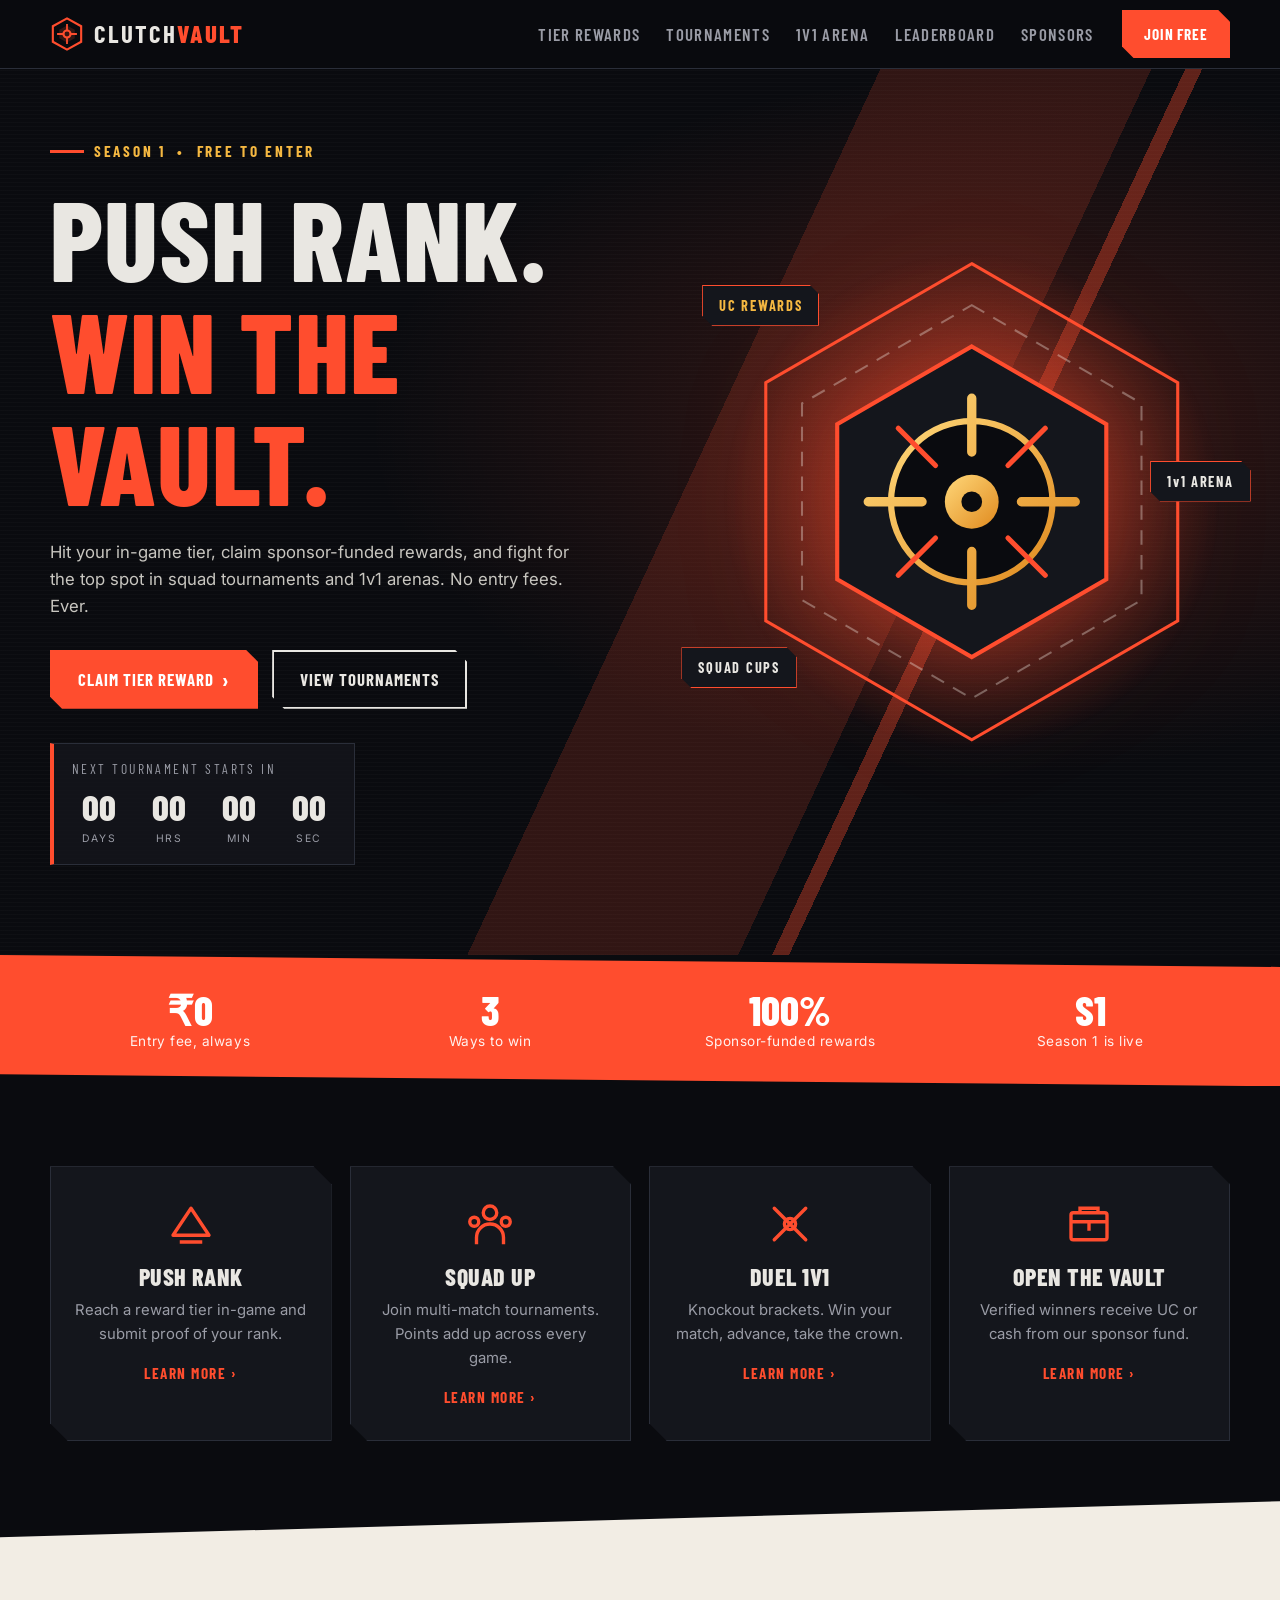
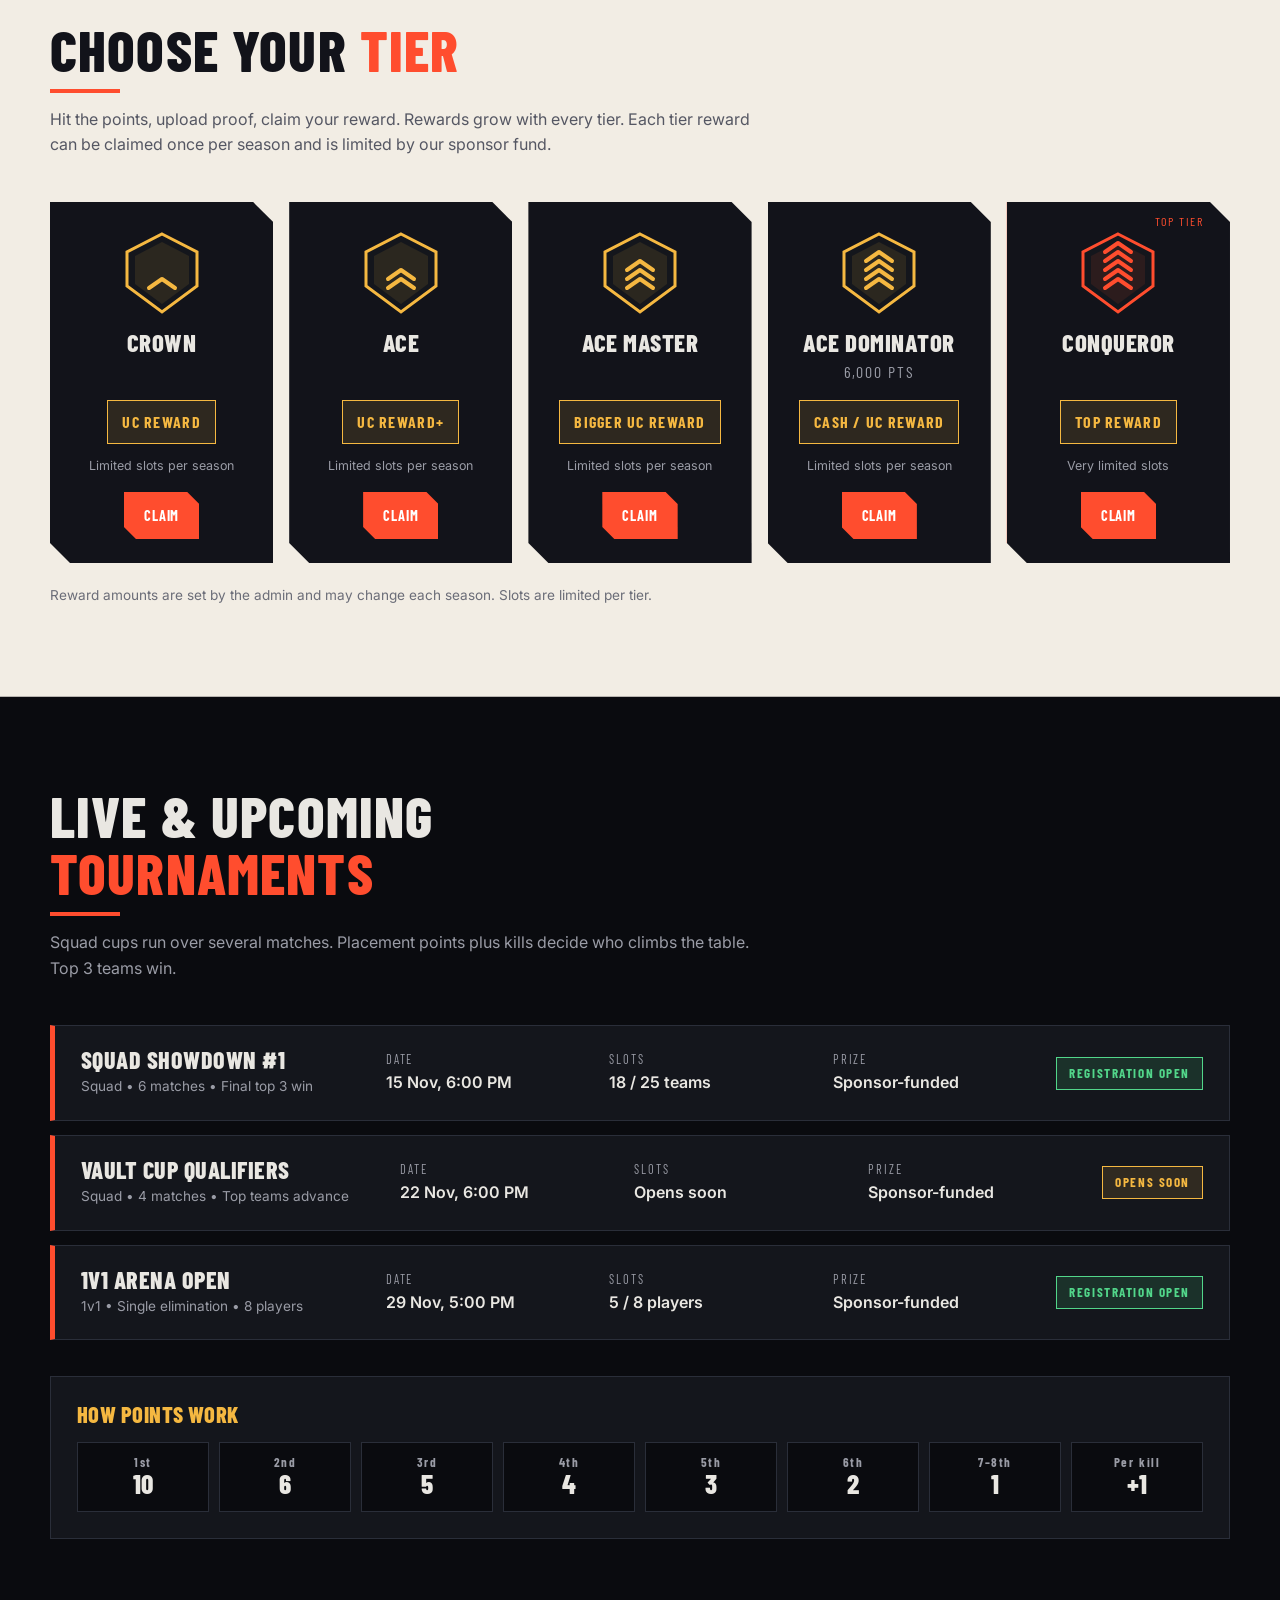
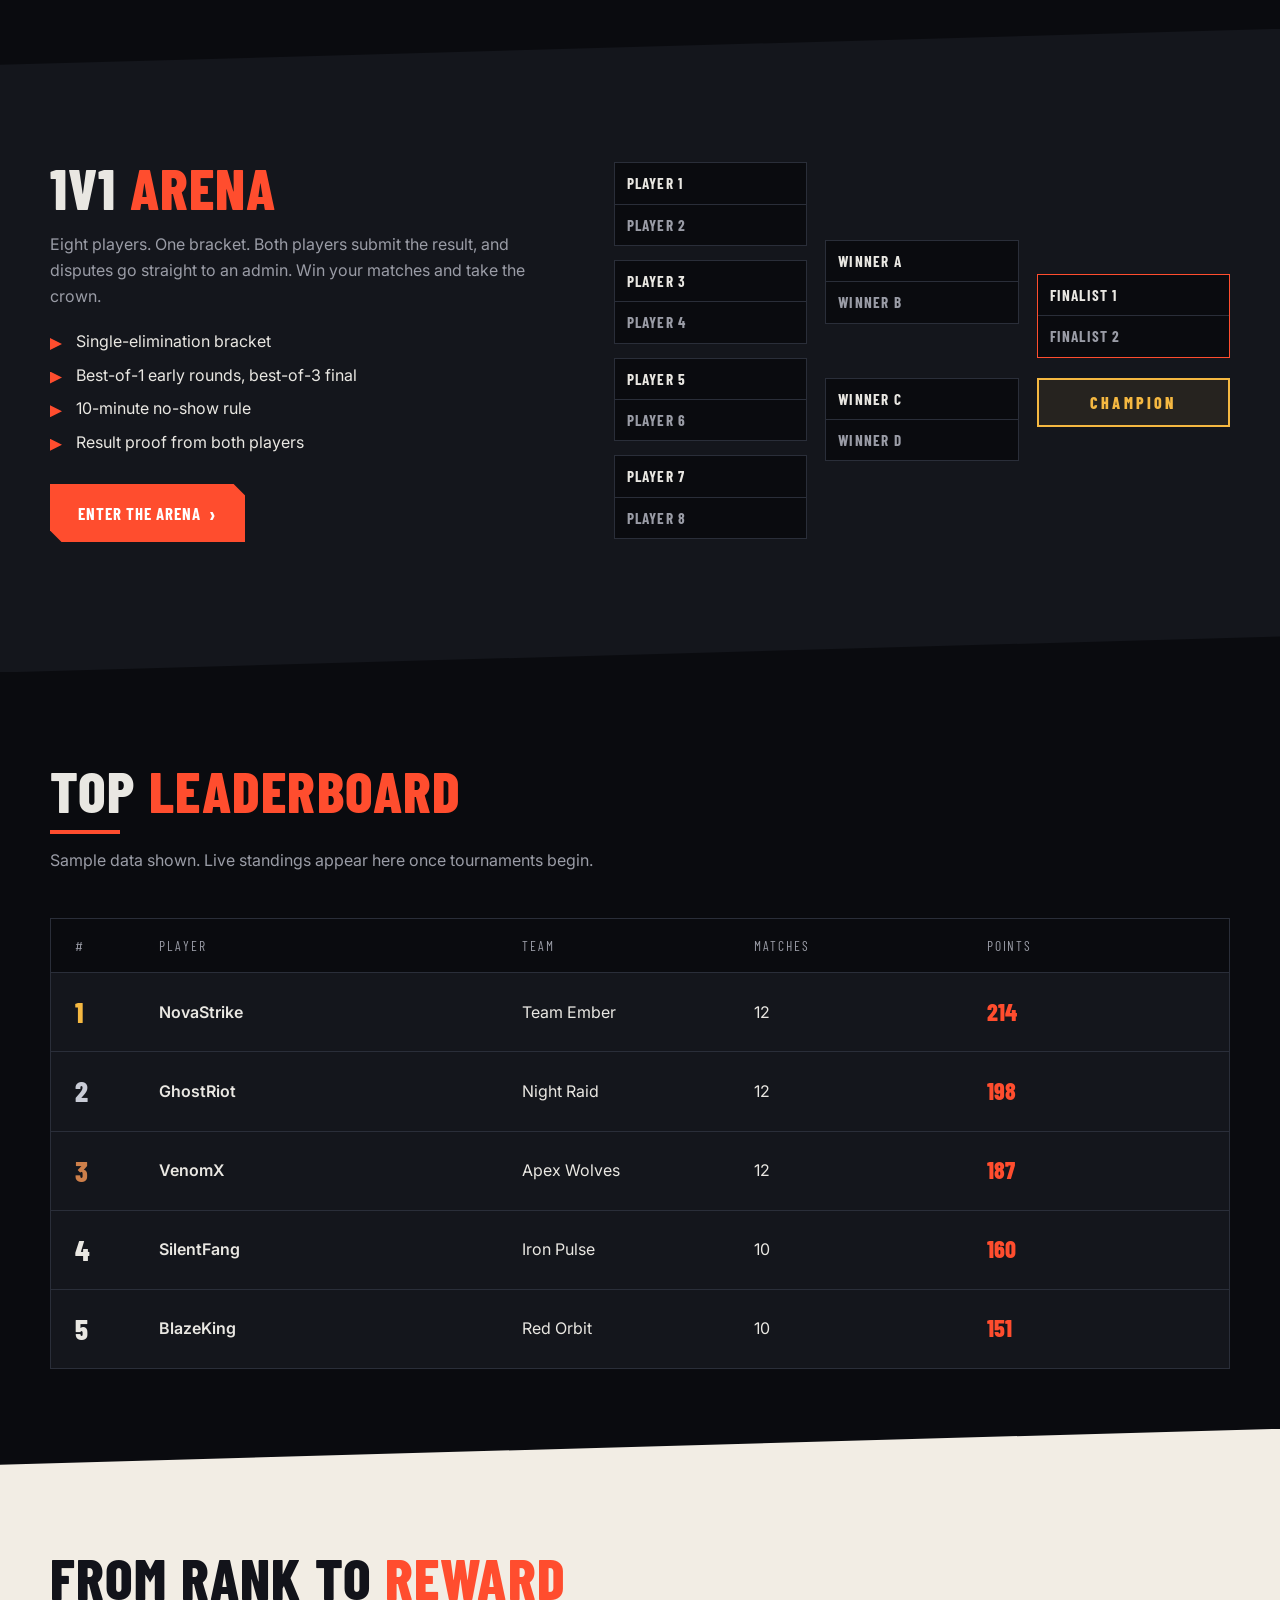
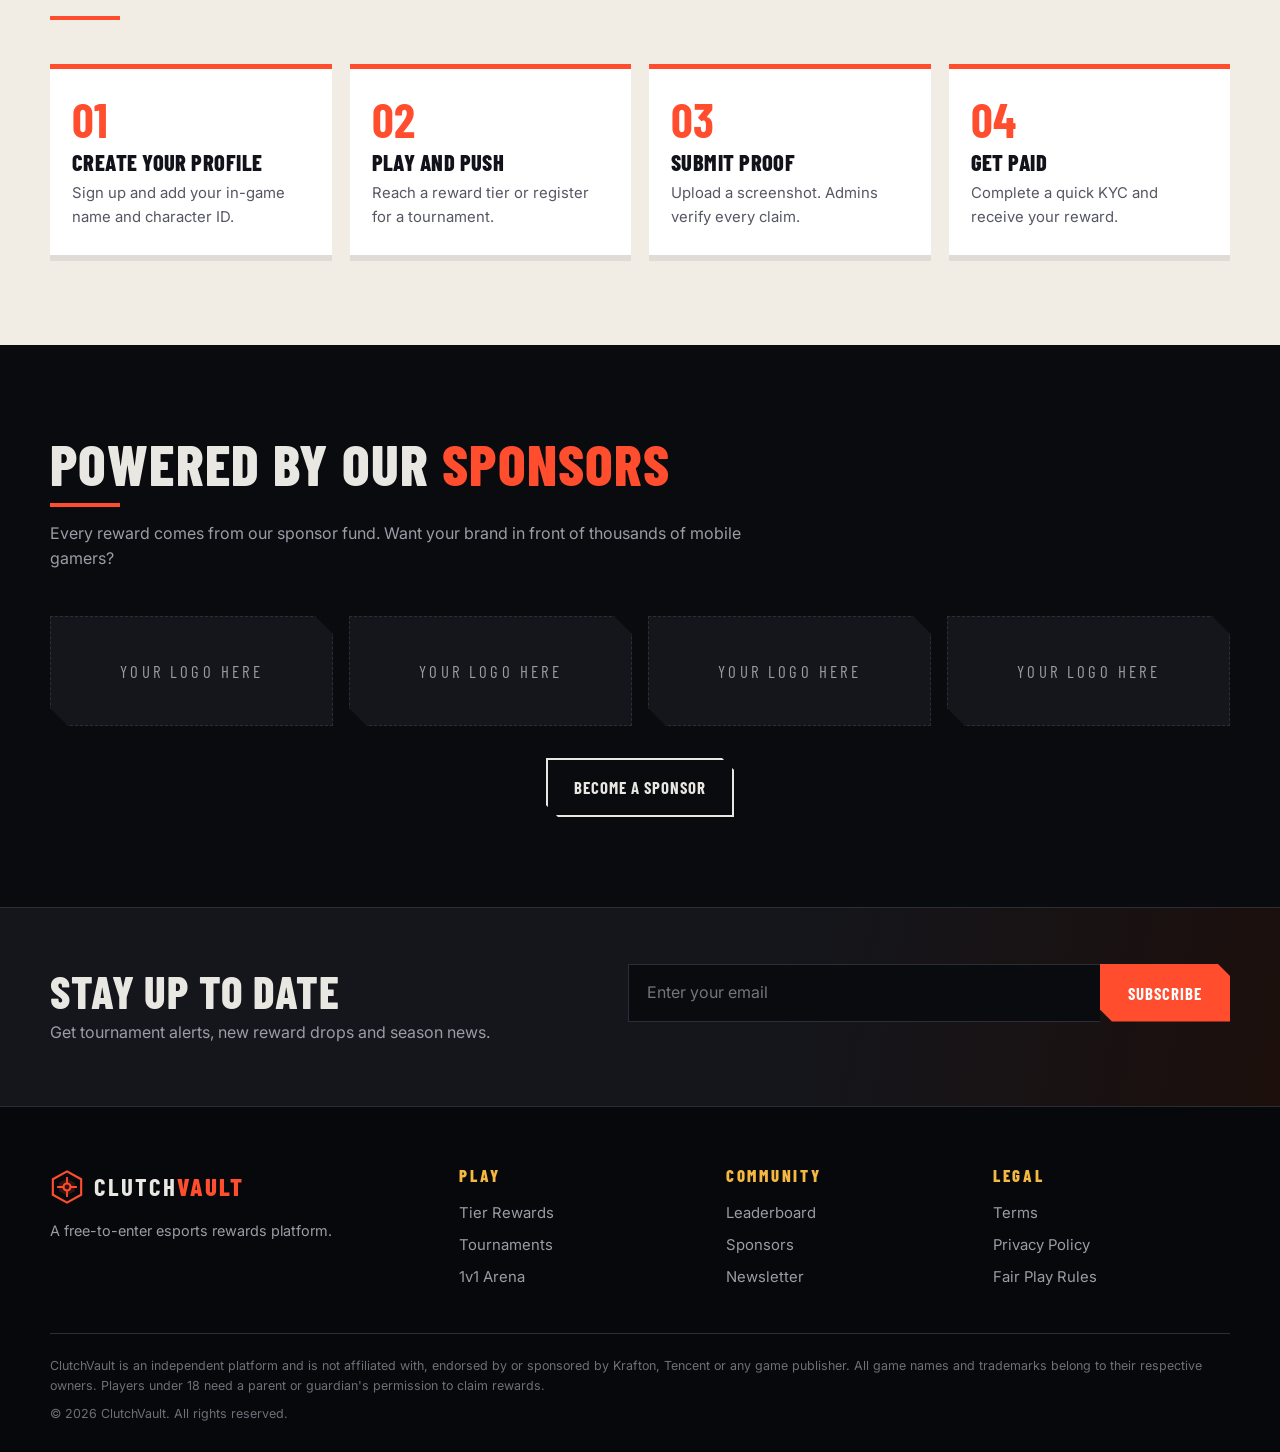
<file: index.html>
<!DOCTYPE html>
<html lang="en">
<head>
  <meta charset="UTF-8" />
  <meta name="viewport" content="width=device-width, initial-scale=1" />
  <title>ClutchVault | Push Rank. Win the Vault.</title>
  <meta name="description" content="ClutchVault is a free-to-enter esports platform for mobile battle royale players. Claim tier rewards, play squad tournaments and enter 1v1 arenas." />
  <meta name="theme-color" content="#0A0B0F" />
  <link rel="preconnect" href="https://fonts.googleapis.com" />
  <link rel="preconnect" href="https://fonts.gstatic.com" crossorigin />
  <link href="https://fonts.googleapis.com/css2?family=Barlow+Condensed:wght@600;700;800&family=Inter:wght@400;500;600&display=swap" rel="stylesheet" />
  <link rel="stylesheet" href="style.css" />
</head>
<body>

  <!-- Reusable logo mark -->
  <svg width="0" height="0" style="position:absolute" aria-hidden="true">
    <symbol id="cv-mark" viewBox="0 0 48 48">
      <path d="M24 2 44 13v22L24 46 4 35V13z" fill="none" stroke="currentColor" stroke-width="3"/>
      <path d="M24 12 35 18v12L24 36 13 30V18z" fill="currentColor" opacity=".18"/>
      <circle cx="24" cy="24" r="5" fill="none" stroke="currentColor" stroke-width="3"/>
      <path d="M24 10v9M24 29v9M10 24h9M29 24h9" stroke="currentColor" stroke-width="2.5"/>
    </symbol>
  </svg>

  <!-- NAV -->
  <header class="nav" id="top">
    <div class="wrap nav__inner">
      <a href="#top" class="brand" aria-label="ClutchVault home">
        <svg class="brand__mark"><use href="#cv-mark"/></svg>
        <span class="brand__text">CLUTCH<b>VAULT</b></span>
      </a>
      <nav class="nav__links" id="navLinks" aria-label="Main">
        <a href="#rewards">Tier Rewards</a>
        <a href="#tournaments">Tournaments</a>
        <a href="#arena">1v1 Arena</a>
        <a href="#leaderboard">Leaderboard</a>
        <a href="#sponsors">Sponsors</a>
        <a href="account.html" class="nav__login">Login / Sign up</a>
      </nav>
      <a href="account.html" class="btn btn--accent btn--sm nav__cta">Join Free</a>
      <button class="nav__toggle" id="navToggle" aria-label="Open menu" aria-expanded="false">
        <span></span><span></span><span></span>
      </button>
    </div>
  </header>

  <main>
    <!-- HERO -->
    <section class="hero">
      <div class="hero__bg" aria-hidden="true"></div>
      <div class="wrap hero__inner">
        <div class="hero__copy reveal">
          <p class="eyebrow"><i></i> SEASON 1 &nbsp;•&nbsp; FREE TO ENTER</p>
          <h1>PUSH RANK.<br /><span>WIN THE VAULT.</span></h1>
          <p class="hero__sub">Hit your in-game tier, claim sponsor-funded rewards, and fight for the top spot in squad tournaments and 1v1 arenas. No entry fees. Ever.</p>
          <div class="hero__actions">
            <a href="#rewards" class="btn btn--accent">Claim Tier Reward <span class="arrow">›</span></a>
            <a href="#tournaments" class="btn btn--ghost">View Tournaments</a>
            <a href="#" class="btn btn--wa" data-wa target="_blank" rel="noopener" hidden>Join WhatsApp</a>
          </div>
          <div class="countdown" id="countdown" aria-live="polite">
            <p class="countdown__label">NEXT TOURNAMENT STARTS IN</p>
            <div class="countdown__boxes">
              <div><b id="cd-d">00</b><span>DAYS</span></div>
              <div><b id="cd-h">00</b><span>HRS</span></div>
              <div><b id="cd-m">00</b><span>MIN</span></div>
              <div><b id="cd-s">00</b><span>SEC</span></div>
            </div>
          </div>
        </div>

        <div class="hero__art reveal" aria-hidden="true">
          <svg viewBox="0 0 500 500" class="vault">
            <defs>
              <radialGradient id="glow" cx="50%" cy="50%" r="50%">
                <stop offset="0" stop-color="#FF4D2E" stop-opacity=".55"/>
                <stop offset="1" stop-color="#FF4D2E" stop-opacity="0"/>
              </radialGradient>
              <linearGradient id="gold" x1="0" y1="0" x2="1" y2="1">
                <stop offset="0" stop-color="#FFD87A"/><stop offset="1" stop-color="#E08A1E"/>
              </linearGradient>
            </defs>
            <circle cx="250" cy="250" r="240" fill="url(#glow)"/>
            <g class="ring ring--a"><polygon points="250,20 449,135 449,365 250,480 51,365 51,135" fill="none" stroke="#FF4D2E" stroke-width="3"/></g>
            <g class="ring ring--b"><polygon points="250,60 414,155 414,345 250,440 86,345 86,155" fill="none" stroke="#F2EDE4" stroke-opacity=".35" stroke-width="2" stroke-dasharray="14 10"/></g>
            <polygon points="250,100 380,175 380,325 250,400 120,325 120,175" fill="#14161C" stroke="#FF4D2E" stroke-width="4"/>
            <g class="ring ring--c">
              <circle cx="250" cy="250" r="78" fill="#0A0B0F" stroke="url(#gold)" stroke-width="6"/>
              <path d="M250 150v52M250 298v52M150 250h52M298 250h52" stroke="url(#gold)" stroke-width="9" stroke-linecap="round"/>
              <path d="M179 179l36 36M285 285l36 36M321 179l-36 36M215 285l-36 36" stroke="#FF4D2E" stroke-width="5" stroke-linecap="round"/>
            </g>
            <circle cx="250" cy="250" r="26" fill="url(#gold)"/>
            <circle cx="250" cy="250" r="10" fill="#0A0B0F"/>
          </svg>
          <div class="chip chip--a">UC REWARDS</div>
          <div class="chip chip--b">SQUAD CUPS</div>
          <div class="chip chip--c">1v1 ARENA</div>
        </div>
      </div>
    </section>

    <!-- STATS STRIP -->
    <section class="strip">
      <div class="wrap strip__inner">
        <div><b>₹0</b><span>Entry fee, always</span></div>
        <div><b>3</b><span>Ways to win</span></div>
        <div><b>100%</b><span>Sponsor-funded rewards</span></div>
        <div><b>S1</b><span>Season 1 is live</span></div>
      </div>
    </section>

    <!-- 4 FEATURE CARDS -->
    <section class="section">
      <div class="wrap">
        <div class="cards4">
          <article class="card cut reveal">
            <svg viewBox="0 0 48 48" class="card__icon"><path d="M8 34 24 10l16 24H8zM14 40h20" fill="none" stroke="currentColor" stroke-width="3" stroke-linejoin="round"/></svg>
            <h3>PUSH RANK</h3>
            <p>Reach a reward tier in-game and submit proof of your rank.</p>
            <a href="#rewards">Learn more ›</a>
          </article>
          <article class="card cut reveal">
            <svg viewBox="0 0 48 48" class="card__icon"><circle cx="24" cy="14" r="6" fill="none" stroke="currentColor" stroke-width="3"/><circle cx="10" cy="22" r="4" fill="none" stroke="currentColor" stroke-width="3"/><circle cx="38" cy="22" r="4" fill="none" stroke="currentColor" stroke-width="3"/><path d="M12 42v-6a12 12 0 0 1 24 0v6" fill="none" stroke="currentColor" stroke-width="3"/></svg>
            <h3>SQUAD UP</h3>
            <p>Join multi-match tournaments. Points add up across every game.</p>
            <a href="#tournaments">Learn more ›</a>
          </article>
          <article class="card cut reveal">
            <svg viewBox="0 0 48 48" class="card__icon"><path d="M10 38 38 10M10 10l28 28" stroke="currentColor" stroke-width="3" stroke-linecap="round"/><circle cx="24" cy="24" r="5" fill="none" stroke="currentColor" stroke-width="3"/></svg>
            <h3>DUEL 1v1</h3>
            <p>Knockout brackets. Win your match, advance, take the crown.</p>
            <a href="#arena">Learn more ›</a>
          </article>
          <article class="card cut reveal">
            <svg viewBox="0 0 48 48" class="card__icon"><rect x="8" y="14" width="32" height="24" rx="2" fill="none" stroke="currentColor" stroke-width="3"/><path d="M8 22h32M24 22v8" stroke="currentColor" stroke-width="3"/><path d="M16 14v-4h16v4" fill="none" stroke="currentColor" stroke-width="3"/></svg>
            <h3>OPEN THE VAULT</h3>
            <p>Verified winners receive UC or cash from our sponsor fund.</p>
            <a href="#how">Learn more ›</a>
          </article>
        </div>
      </div>
    </section>

    <!-- TIER REWARDS (light section) -->
    <section class="section section--light slash-top" id="rewards">
      <div class="wrap">
        <div class="section__head reveal">
          <h2>CHOOSE YOUR <span>TIER</span></h2>
          <p>Hit the points, upload proof, claim your reward. Rewards grow with every tier. Each tier reward can be claimed once per season and is limited by our sponsor fund.</p>
        </div>
        <div class="ranks" id="ranks"></div>
        <p class="note note--dark">Reward amounts are set by the admin and may change each season. Slots are limited per tier.</p>
      </div>
    </section>

    <!-- TOURNAMENTS -->
    <section class="section" id="tournaments">
      <div class="wrap">
        <div class="section__head reveal">
          <h2>LIVE &amp; UPCOMING <span>TOURNAMENTS</span></h2>
          <p>Squad cups run over several matches. Placement points plus kills decide who climbs the table. Top 3 teams win.</p>
        </div>
        <div class="tour" id="tourList"></div>

        <div class="points reveal">
          <h3>HOW POINTS WORK</h3>
          <div class="points__grid">
            <div><b>1st</b>10</div><div><b>2nd</b>6</div><div><b>3rd</b>5</div><div><b>4th</b>4</div>
            <div><b>5th</b>3</div><div><b>6th</b>2</div><div><b>7–8th</b>1</div><div><b>Per kill</b>+1</div>
          </div>
        </div>
      </div>
    </section>

    <!-- 1v1 ARENA -->
    <section class="section section--panel slash-both" id="arena">
      <div class="wrap arena">
        <div class="arena__copy reveal">
          <h2>1v1 <span>ARENA</span></h2>
          <p>Eight players. One bracket. Both players submit the result, and disputes go straight to an admin. Win your matches and take the crown.</p>
          <ul class="ticks">
            <li>Single-elimination bracket</li>
            <li>Best-of-1 early rounds, best-of-3 final</li>
            <li>10-minute no-show rule</li>
            <li>Result proof from both players</li>
          </ul>
          <a href="#join" class="btn btn--accent">Enter the Arena <span class="arrow">›</span></a>
        </div>
        <div class="bracket reveal" aria-label="Sample 1v1 bracket">
          <div class="bracket__col">
            <div class="m"><span>PLAYER 1</span><span>PLAYER 2</span></div>
            <div class="m"><span>PLAYER 3</span><span>PLAYER 4</span></div>
            <div class="m"><span>PLAYER 5</span><span>PLAYER 6</span></div>
            <div class="m"><span>PLAYER 7</span><span>PLAYER 8</span></div>
          </div>
          <div class="bracket__col bracket__col--2">
            <div class="m"><span>WINNER A</span><span>WINNER B</span></div>
            <div class="m"><span>WINNER C</span><span>WINNER D</span></div>
          </div>
          <div class="bracket__col bracket__col--3">
            <div class="m m--final"><span>FINALIST 1</span><span>FINALIST 2</span></div>
            <div class="crown">CHAMPION</div>
          </div>
        </div>
      </div>
    </section>

    <!-- LEADERBOARD -->
    <section class="section" id="leaderboard">
      <div class="wrap">
        <div class="section__head reveal">
          <h2>TOP <span>LEADERBOARD</span></h2>
          <p>Sample data shown. Live standings appear here once tournaments begin.</p>
        </div>
        <div class="table reveal" id="board" role="table" aria-label="Leaderboard"></div>
      </div>
    </section>

    <!-- HOW IT WORKS -->
    <section class="section section--light slash-top" id="how">
      <div class="wrap">
        <div class="section__head reveal">
          <h2>FROM RANK TO <span>REWARD</span></h2>
        </div>
        <ol class="steps">
          <li class="reveal"><b>01</b><h4>Create your profile</h4><p>Sign up and add your in-game name and character ID.</p></li>
          <li class="reveal"><b>02</b><h4>Play and push</h4><p>Reach a reward tier or register for a tournament.</p></li>
          <li class="reveal"><b>03</b><h4>Submit proof</h4><p>Upload a screenshot. Admins verify every claim.</p></li>
          <li class="reveal"><b>04</b><h4>Get paid</h4><p>Complete a quick KYC and receive your reward.</p></li>
        </ol>
      </div>
    </section>

    <!-- SPONSORS -->
    <section class="section" id="sponsors">
      <div class="wrap">
        <div class="section__head reveal">
          <h2>POWERED BY OUR <span>SPONSORS</span></h2>
          <p>Every reward comes from our sponsor fund. Want your brand in front of thousands of mobile gamers?</p>
        </div>
        <div class="sponsors reveal">
          <div class="cut">YOUR LOGO HERE</div>
          <div class="cut">YOUR LOGO HERE</div>
          <div class="cut">YOUR LOGO HERE</div>
          <div class="cut">YOUR LOGO HERE</div>
        </div>
        <p class="center"><a href="#join" class="btn btn--ghost">Become a Sponsor</a></p>
      </div>
    </section>

    <!-- JOIN -->
    <section class="join" id="join">
      <div class="wrap join__inner">
        <div class="join__copy">
          <h2>STAY UP TO DATE</h2>
          <p>Get tournament alerts, new reward drops and season news.</p>
        </div>
        <form class="join__form" id="joinForm" novalidate>
          <label class="sr" for="email">Email address</label>
          <input id="email" name="email" type="email" placeholder="Enter your email" required autocomplete="email" />
          <button class="btn btn--accent" type="submit">Subscribe</button>
          <p class="join__msg" id="joinMsg" role="status"></p>
        </form>
      </div>
    </section>
  </main>

  <!-- FOOTER -->
  <footer class="footer">
    <div class="wrap footer__inner">
      <div class="footer__brand">
        <a href="#top" class="brand"><svg class="brand__mark"><use href="#cv-mark"/></svg><span class="brand__text">CLUTCH<b>VAULT</b></span></a>
        <p>A free-to-enter esports rewards platform.</p>
      </div>
      <div><h5>PLAY</h5><a href="#rewards">Tier Rewards</a><a href="#tournaments">Tournaments</a><a href="#arena">1v1 Arena</a></div>
      <div><h5>COMMUNITY</h5><a href="#leaderboard">Leaderboard</a><a href="#sponsors">Sponsors</a><a href="#join">Newsletter</a><a href="#" data-wa target="_blank" rel="noopener" hidden>WhatsApp Community</a></div>
      <div><h5>LEGAL</h5><a href="#">Terms</a><a href="#">Privacy Policy</a><a href="#">Fair Play Rules</a></div>
    </div>
    <div class="wrap footer__legal">
      <p>ClutchVault is an independent platform and is not affiliated with, endorsed by or sponsored by Krafton, Tencent or any game publisher. All game names and trademarks belong to their respective owners. Players under 18 need a parent or guardian's permission to claim rewards.</p>
      <p>&copy; <span id="year">2026</span> ClutchVault. All rights reserved.</p>
    </div>
  </footer>

  <script src="script.js"></script>
</body>
</html>
</file>
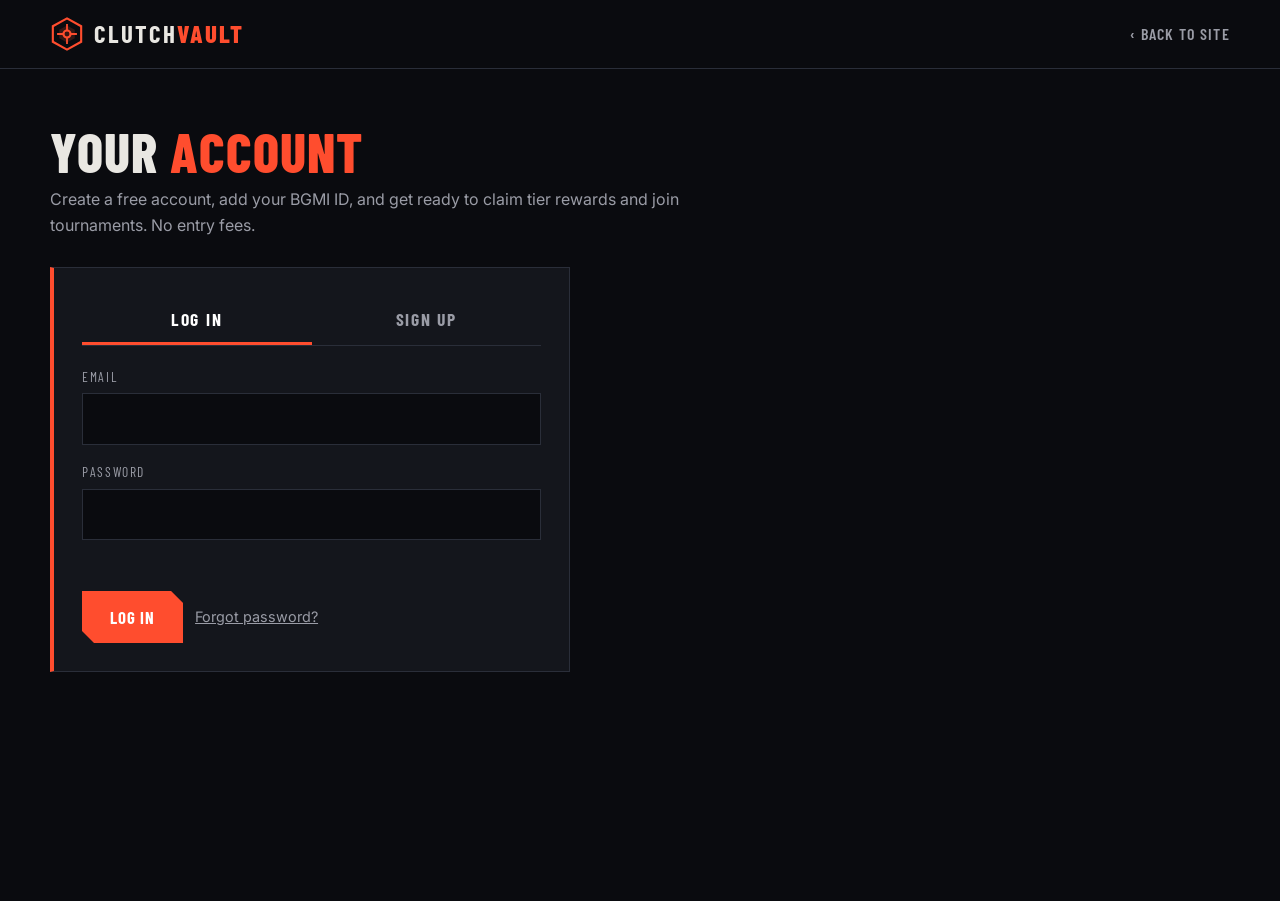
<file: account.html>
<!DOCTYPE html>
<html lang="en">
<head>
  <meta charset="UTF-8" />
  <meta name="viewport" content="width=device-width, initial-scale=1" />
  <title>Account | ClutchVault</title>
  <meta name="theme-color" content="#0A0B0F" />
  <link rel="preconnect" href="https://fonts.googleapis.com" />
  <link rel="preconnect" href="https://fonts.gstatic.com" crossorigin />
  <link href="https://fonts.googleapis.com/css2?family=Barlow+Condensed:wght@600;700;800&family=Inter:wght@400;500;600&display=swap" rel="stylesheet" />
  <link rel="stylesheet" href="style.css" />
  <link rel="stylesheet" href="app.css" />
</head>
<body>
  <svg width="0" height="0" style="position:absolute" aria-hidden="true">
    <symbol id="cv-mark" viewBox="0 0 48 48">
      <path d="M24 2 44 13v22L24 46 4 35V13z" fill="none" stroke="currentColor" stroke-width="3"/>
      <path d="M24 12 35 18v12L24 36 13 30V18z" fill="currentColor" opacity=".18"/>
      <circle cx="24" cy="24" r="5" fill="none" stroke="currentColor" stroke-width="3"/>
      <path d="M24 10v9M24 29v9M10 24h9M29 24h9" stroke="currentColor" stroke-width="2.5"/>
    </symbol>
  </svg>

  <header class="appbar">
    <div class="wrap appbar__inner">
      <a href="index.html" class="brand" aria-label="ClutchVault home">
        <svg class="brand__mark"><use href="#cv-mark"/></svg>
        <span class="brand__text">CLUTCH<b>VAULT</b></span>
      </a>
      <a href="index.html" class="back">‹ Back to site</a>
    </div>
  </header>

  <main class="page">
    <div class="wrap">
      <h1>YOUR <span>ACCOUNT</span></h1>
      <p class="lead">Create a free account, add your BGMI ID, and get ready to claim tier rewards and join tournaments. No entry fees.</p>

      <!-- LOGGED OUT -->
      <section class="panel" id="authSec">
        <div class="tabs" role="tablist">
          <button type="button" id="tabLogin" role="tab" aria-selected="true">Log in</button>
          <button type="button" id="tabSignup" role="tab" aria-selected="false">Sign up</button>
        </div>
        <form id="authForm" novalidate>
          <div class="field">
            <label for="email">Email</label>
            <input id="email" type="email" autocomplete="email" required />
          </div>
          <div class="field">
            <label for="password">Password</label>
            <input id="password" type="password" autocomplete="current-password" minlength="8" required />
            <small id="pwHint" class="hidden">At least 8 characters.</small>
          </div>
          <p class="msg" id="authMsg" role="status"></p>
          <div class="row-actions">
            <button class="btn btn--accent" type="submit" id="authBtn">Log in</button>
            <button class="linkbtn" type="button" id="forgot">Forgot password?</button>
          </div>
        </form>
      </section>

      <!-- SET NEW PASSWORD (after reset email link) -->
      <section class="panel hidden" id="recSec">
        <h2>SET A NEW PASSWORD</h2>
        <form id="recForm" novalidate>
          <div class="field">
            <label for="newPass">New password</label>
            <input id="newPass" type="password" autocomplete="new-password" minlength="8" required />
          </div>
          <p class="msg" id="recMsg" role="status"></p>
          <button class="btn btn--accent" type="submit">Save password</button>
        </form>
      </section>

      <!-- LOGGED IN -->
      <section class="panel hidden" id="profileSec">
        <h2>PLAYER PROFILE <span class="badge" id="roleBadge">player</span></h2>
        <p class="who" id="who"></p>
        <form id="profileForm" novalidate>
          <div class="field">
            <label for="displayName">Display name</label>
            <input id="displayName" type="text" maxlength="40" autocomplete="nickname" />
          </div>
          <div class="field">
            <label for="bgmiName">BGMI in-game name</label>
            <input id="bgmiName" type="text" maxlength="40" />
          </div>
          <div class="field">
            <label for="bgmiId">BGMI character ID</label>
            <input id="bgmiId" type="text" inputmode="numeric" maxlength="15" placeholder="Numbers only" />
            <small>5 to 15 digits. One BGMI ID can be linked to one account only.</small>
          </div>
          <p class="msg" id="profileMsg" role="status"></p>
          <div class="row-actions">
            <button class="btn btn--accent" type="submit">Save profile</button>
            <a class="btn btn--ghost" href="claim.html">Claim tier reward</a>
            <button class="linkbtn" type="button" id="logout">Log out</button>
          </div>
        </form>
      </section>
    </div>
  </main>

  <script src="supabase.js"></script>
  <script src="supabase-config.js"></script>
  <script src="account.js"></script>
</body>
</html>
</file>
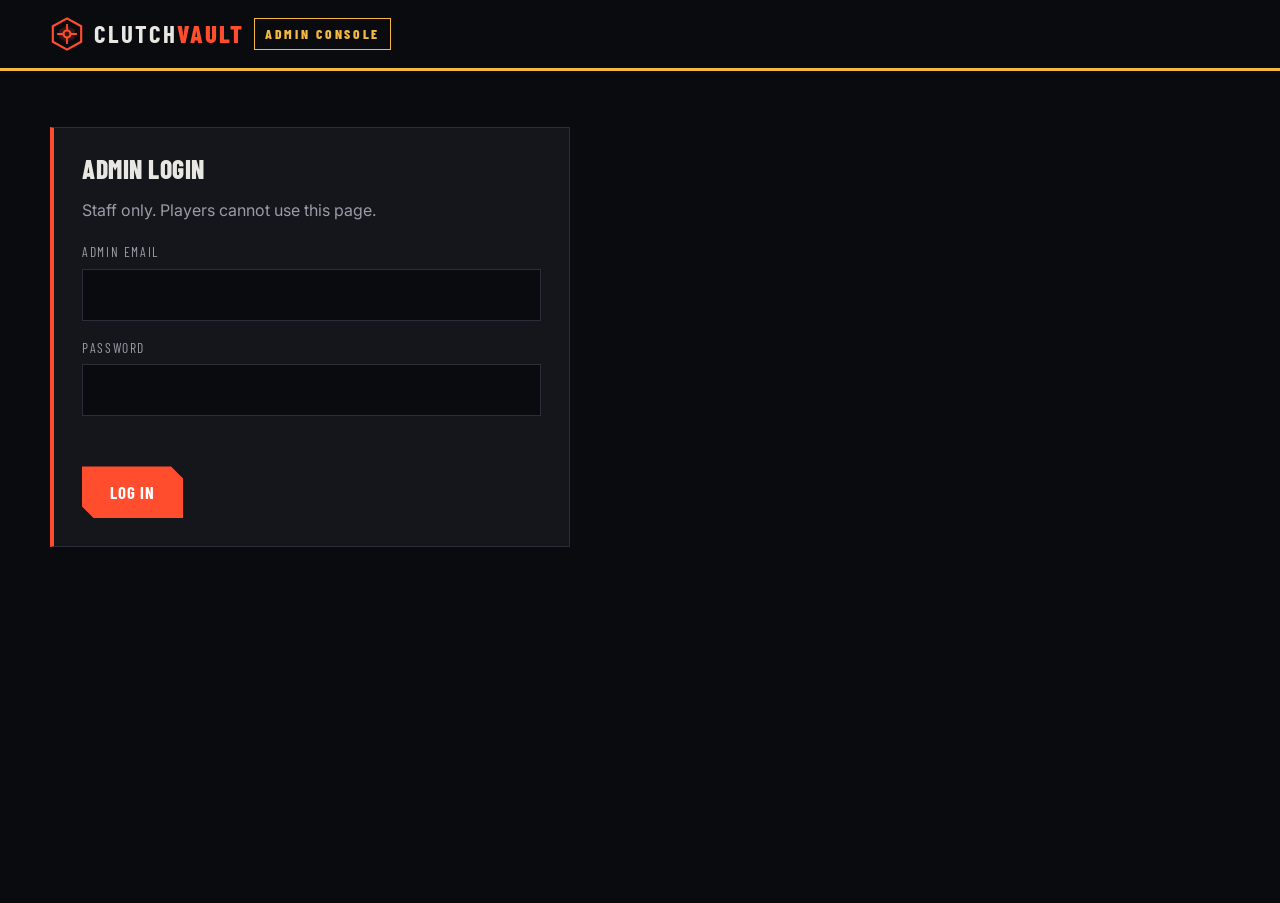
<file: admin.html>
<!DOCTYPE html>
<html lang="en">
<head>
  <meta charset="UTF-8" />
  <meta name="viewport" content="width=device-width, initial-scale=1" />
  <meta name="robots" content="noindex,nofollow" />
  <title>Admin Console | ClutchVault</title>
  <meta name="theme-color" content="#0A0B0F" />
  <link rel="preconnect" href="https://fonts.googleapis.com" />
  <link rel="preconnect" href="https://fonts.gstatic.com" crossorigin />
  <link href="https://fonts.googleapis.com/css2?family=Barlow+Condensed:wght@600;700;800&family=Inter:wght@400;500;600&display=swap" rel="stylesheet" />
  <link rel="stylesheet" href="style.css" />
  <link rel="stylesheet" href="app.css" />
</head>
<body>
  <svg width="0" height="0" style="position:absolute" aria-hidden="true">
    <symbol id="cv-mark" viewBox="0 0 48 48">
      <path d="M24 2 44 13v22L24 46 4 35V13z" fill="none" stroke="currentColor" stroke-width="3"/>
      <path d="M24 12 35 18v12L24 36 13 30V18z" fill="currentColor" opacity=".18"/>
      <circle cx="24" cy="24" r="5" fill="none" stroke="currentColor" stroke-width="3"/>
      <path d="M24 10v9M24 29v9M10 24h9M29 24h9" stroke="currentColor" stroke-width="2.5"/>
    </symbol>
  </svg>

  <header class="appbar adminbar">
    <div class="wrap appbar__inner">
      <div class="brand">
        <svg class="brand__mark"><use href="#cv-mark"/></svg>
        <span class="brand__text">CLUTCH<b>VAULT</b></span>
        <span class="tag-admin">ADMIN CONSOLE</span>
      </div>
      <div class="appbar__right">
        <button class="linkbtn hidden" type="button" id="logoutBtn">Log out</button>
      </div>
    </div>
  </header>

  <main class="page">
    <div class="wrap">

      <!-- ADMIN LOGIN -->
      <section class="panel hidden" id="loginSec">
        <h2>ADMIN LOGIN</h2>
        <p class="who">Staff only. Players cannot use this page.</p>
        <form id="loginForm" novalidate>
          <div class="field">
            <label for="aEmail">Admin email</label>
            <input id="aEmail" type="email" autocomplete="email" required />
          </div>
          <div class="field">
            <label for="aPass">Password</label>
            <input id="aPass" type="password" autocomplete="current-password" required />
          </div>
          <p class="msg" id="loginMsg" role="status"></p>
          <button class="btn btn--accent" type="submit" id="loginBtn">Log in</button>
        </form>
      </section>

      <!-- NOT AN ADMIN -->
      <section class="panel hidden" id="deniedSec">
        <h2>ACCESS DENIED</h2>
        <p class="msg err" id="deniedMsg" role="status">This account is not an admin.</p>
        <button class="btn btn--ghost" type="button" id="deniedLogout">Log out</button>
      </section>

      <p class="msg" id="gateMsg" role="status">Checking access...</p>

      <!-- ADMIN CONSOLE -->
      <div id="adminBody" class="hidden">
        <h1>ADMIN <span>CONSOLE</span></h1>
        <nav class="admin-tabs" role="tablist" aria-label="Admin sections">
          <button type="button" role="tab" id="tabClaims" aria-selected="true">Claims</button>
          <button type="button" role="tab" id="tabFunds" aria-selected="false">Sponsor budget</button>
          <button type="button" role="tab" id="tabPlayers" aria-selected="false">Players</button>
        </nav>

        <!-- CLAIMS -->
        <section class="panel panel--wide" id="paneClaims">
          <h2>TIER REWARD CLAIMS</h2>
          <div class="field" style="max-width:260px">
            <label for="claimFilter">Show</label>
            <select id="claimFilter">
              <option value="pending">pending</option>
              <option value="approved">approved (to pay)</option>
              <option value="paid">paid</option>
              <option value="rejected">rejected</option>
              <option value="all">all</option>
            </select>
          </div>
          <p class="msg" id="claimMsg" role="status"></p>
          <div class="tablewrap">
            <table class="data" aria-label="Tier claims">
              <thead><tr><th>Player</th><th>BGMI ID</th><th>Code</th><th>Tier</th><th>Points</th><th>Season</th><th>Sent</th><th>Status</th><th>Actions</th></tr></thead>
              <tbody id="claimRows"></tbody>
            </table>
          </div>
          <div class="checklist">
            <p class="stepbox__title">BEFORE YOU APPROVE, CHECK ALL OF THESE</p>
            <ul>
              <li>The BGMI character ID in the screenshot matches the BGMI ID in this table.</li>
              <li>The one-time code in the "Code" column is visible inside the screenshot (written in the player's own profile).</li>
              <li>The tier, points and season match what the player claimed.</li>
              <li>The image looks untouched (no edited text, no crop that hides the ID, not a screenshot of someone else's screen).</li>
              <li>For high-value tiers, ask for a short screen recording that opens BGMI, shows the profile and the code, before you approve.</li>
            </ul>
            <p class="who">Pay approved claims from the sponsor fund, then mark them paid with a payout note (for example a UPI reference or UC code ID). Do not put full gift codes or phone numbers in the note.</p>
          </div>
        </section>

        <!-- SPONSOR BUDGET -->
        <section class="panel panel--wide hidden" id="paneFunds">
          <h2>SPONSOR BUDGET</h2>
          <div class="stats" id="stats"></div>

          <form id="fundForm" novalidate>
            <div class="grid2">
              <div class="field"><label for="fSponsor">Sponsor name</label><input id="fSponsor" type="text" maxlength="80" required /></div>
              <div class="field"><label for="fAmount">Amount (₹)</label><input id="fAmount" type="number" min="0" step="0.01" required /></div>
            </div>
            <div class="grid2">
              <div class="field"><label for="fPurpose">Purpose</label><input id="fPurpose" type="text" maxlength="200" placeholder="e.g. Squad Showdown #1 prize pool" /></div>
              <div class="field">
                <label for="fStatus">Status</label>
                <select id="fStatus">
                  <option value="promised">promised</option>
                  <option value="received">received</option>
                  <option value="allocated">allocated</option>
                  <option value="paid_out">paid_out</option>
                </select>
              </div>
            </div>
            <div class="field"><label for="fNotes">Notes</label><input id="fNotes" type="text" maxlength="500" /></div>
            <p class="msg" id="fundMsg" role="status"></p>
            <button class="btn btn--accent" type="submit">Add entry</button>
          </form>

          <div class="tablewrap">
            <table class="data" aria-label="Sponsor funds">
              <thead><tr><th>Sponsor</th><th>Amount</th><th>Purpose</th><th>Status</th><th>Added</th><th></th></tr></thead>
              <tbody id="fundRows"></tbody>
            </table>
          </div>
          <p class="who" style="margin-top:12px">Flow for each entry: promised, then received, then allocated to a prize pool, then paid out. Keep sponsor money in a separate bank account.</p>
        </section>

        <!-- PLAYERS -->
        <section class="panel panel--wide hidden" id="panePlayers">
          <h2>PLAYERS <span class="badge" id="playerCount">0</span></h2>
          <div class="tablewrap">
            <table class="data" aria-label="Players">
              <thead><tr><th>Display name</th><th>BGMI name</th><th>BGMI ID</th><th>Role</th><th>Joined</th></tr></thead>
              <tbody id="playerRows"></tbody>
            </table>
          </div>
          <p class="who" style="margin-top:12px">Showing the 200 newest players. Roles are changed in Supabase (SQL Editor) so nobody can be promoted by accident.</p>
        </section>
      </div>
    </div>
  </main>

  <script src="supabase.js"></script>
  <script src="supabase-config.js"></script>
  <script src="admin.js"></script>
</body>
</html>
</file>
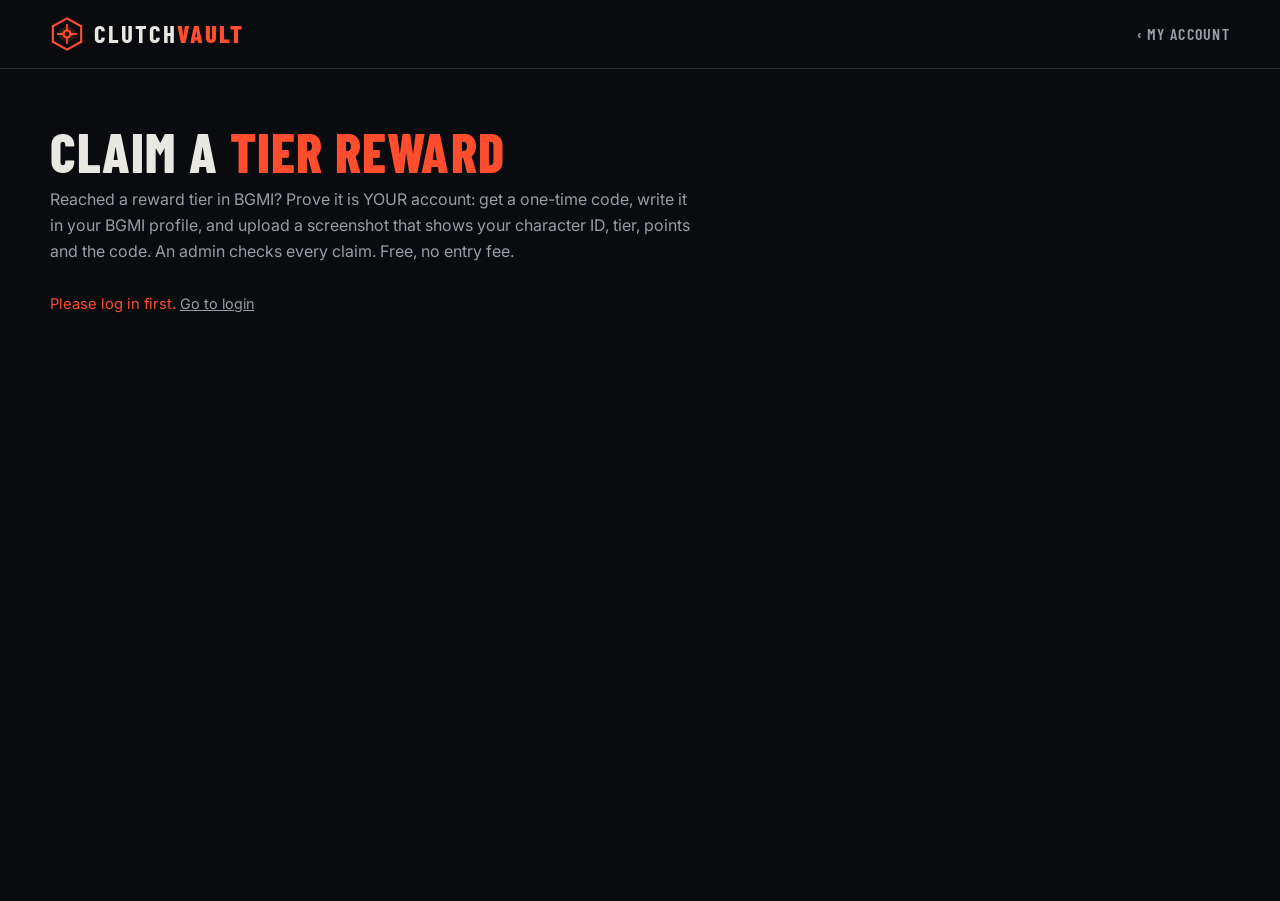
<file: claim.html>
<!DOCTYPE html>
<html lang="en">
<head>
  <meta charset="UTF-8" />
  <meta name="viewport" content="width=device-width, initial-scale=1" />
  <title>Claim Tier Reward | ClutchVault</title>
  <meta name="theme-color" content="#0A0B0F" />
  <link rel="preconnect" href="https://fonts.googleapis.com" />
  <link rel="preconnect" href="https://fonts.gstatic.com" crossorigin />
  <link href="https://fonts.googleapis.com/css2?family=Barlow+Condensed:wght@600;700;800&family=Inter:wght@400;500;600&display=swap" rel="stylesheet" />
  <link rel="stylesheet" href="style.css" />
  <link rel="stylesheet" href="app.css" />
</head>
<body>
  <svg width="0" height="0" style="position:absolute" aria-hidden="true">
    <symbol id="cv-mark" viewBox="0 0 48 48">
      <path d="M24 2 44 13v22L24 46 4 35V13z" fill="none" stroke="currentColor" stroke-width="3"/>
      <path d="M24 12 35 18v12L24 36 13 30V18z" fill="currentColor" opacity=".18"/>
      <circle cx="24" cy="24" r="5" fill="none" stroke="currentColor" stroke-width="3"/>
      <path d="M24 10v9M24 29v9M10 24h9M29 24h9" stroke="currentColor" stroke-width="2.5"/>
    </symbol>
  </svg>

  <header class="appbar">
    <div class="wrap appbar__inner">
      <a href="index.html" class="brand" aria-label="ClutchVault home">
        <svg class="brand__mark"><use href="#cv-mark"/></svg>
        <span class="brand__text">CLUTCH<b>VAULT</b></span>
      </a>
      <a href="account.html" class="back">‹ My account</a>
    </div>
  </header>

  <main class="page">
    <div class="wrap">
      <h1>CLAIM A <span>TIER REWARD</span></h1>
      <p class="lead">Reached a reward tier in BGMI? Prove it is YOUR account: get a one-time code, write it in your BGMI profile, and upload a screenshot that shows your character ID, tier, points and the code. An admin checks every claim. Free, no entry fee.</p>

      <p class="msg" id="gateMsg" role="status">Checking your account...</p>

      <div id="claimBody" class="hidden">
        <section class="panel">
          <h2>NEW CLAIM <span class="badge" id="seasonBadge"></span></h2>

          <div class="stepbox">
            <p class="stepbox__title">STEP 1: GET YOUR CODE</p>
            <p class="stepbox__text">Press the button, then write the code in your BGMI profile (for example in the Signature) before taking the screenshot. The code works for 30 minutes and only once.</p>
            <button class="btn btn--ghost" type="button" id="getCode">Get my verification code</button>
            <div class="codebox hidden" id="codeBox" aria-live="polite">
              <span class="codebox__code" id="codeText"></span>
              <span class="codebox__time" id="codeTime"></span>
            </div>
          </div>

          <form id="claimForm" novalidate>
            <p class="stepbox__title">STEP 2: SEND THE SCREENSHOT</p>
            <div class="field">
              <label for="tier">Tier reached</label>
              <select id="tier"></select>
            </div>
            <div class="field">
              <label for="points">Points (optional)</label>
              <input id="points" type="number" min="0" max="100000" step="1" inputmode="numeric" />
            </div>
            <div class="field">
              <label for="proof">Screenshot proof</label>
              <input id="proof" type="file" accept="image/png,image/jpeg,image/webp" />
              <small>PNG, JPG or WebP, up to 3 MB. Your BGMI character ID, tier, points and the code must be clearly visible. Edited, borrowed or fake screenshots mean a permanent ban. For high tiers an admin may ask for a short screen recording.</small>
            </div>
            <p class="msg" id="claimMsg" role="status"></p>
            <button class="btn btn--accent" type="submit" id="claimBtn">Submit claim</button>
          </form>
        </section>

        <section class="panel panel--wide section-gap">
          <h2>MY CLAIMS</h2>
          <div class="tablewrap">
            <table class="data" aria-label="My claims">
              <thead><tr><th>Season</th><th>Tier</th><th>Points</th><th>Status</th><th>Note from admin</th><th>Sent</th></tr></thead>
              <tbody id="myClaims"></tbody>
            </table>
          </div>
          <p class="who" style="margin-top:12px">Status: pending (waiting for review), approved (reward on its way), paid, or rejected. Rewards are limited by the sponsor fund, so approval is not automatic.</p>
        </section>
      </div>
    </div>
  </main>

  <script src="supabase.js"></script>
  <script src="supabase-config.js"></script>
  <script src="claim.js"></script>
</body>
</html>
</file>
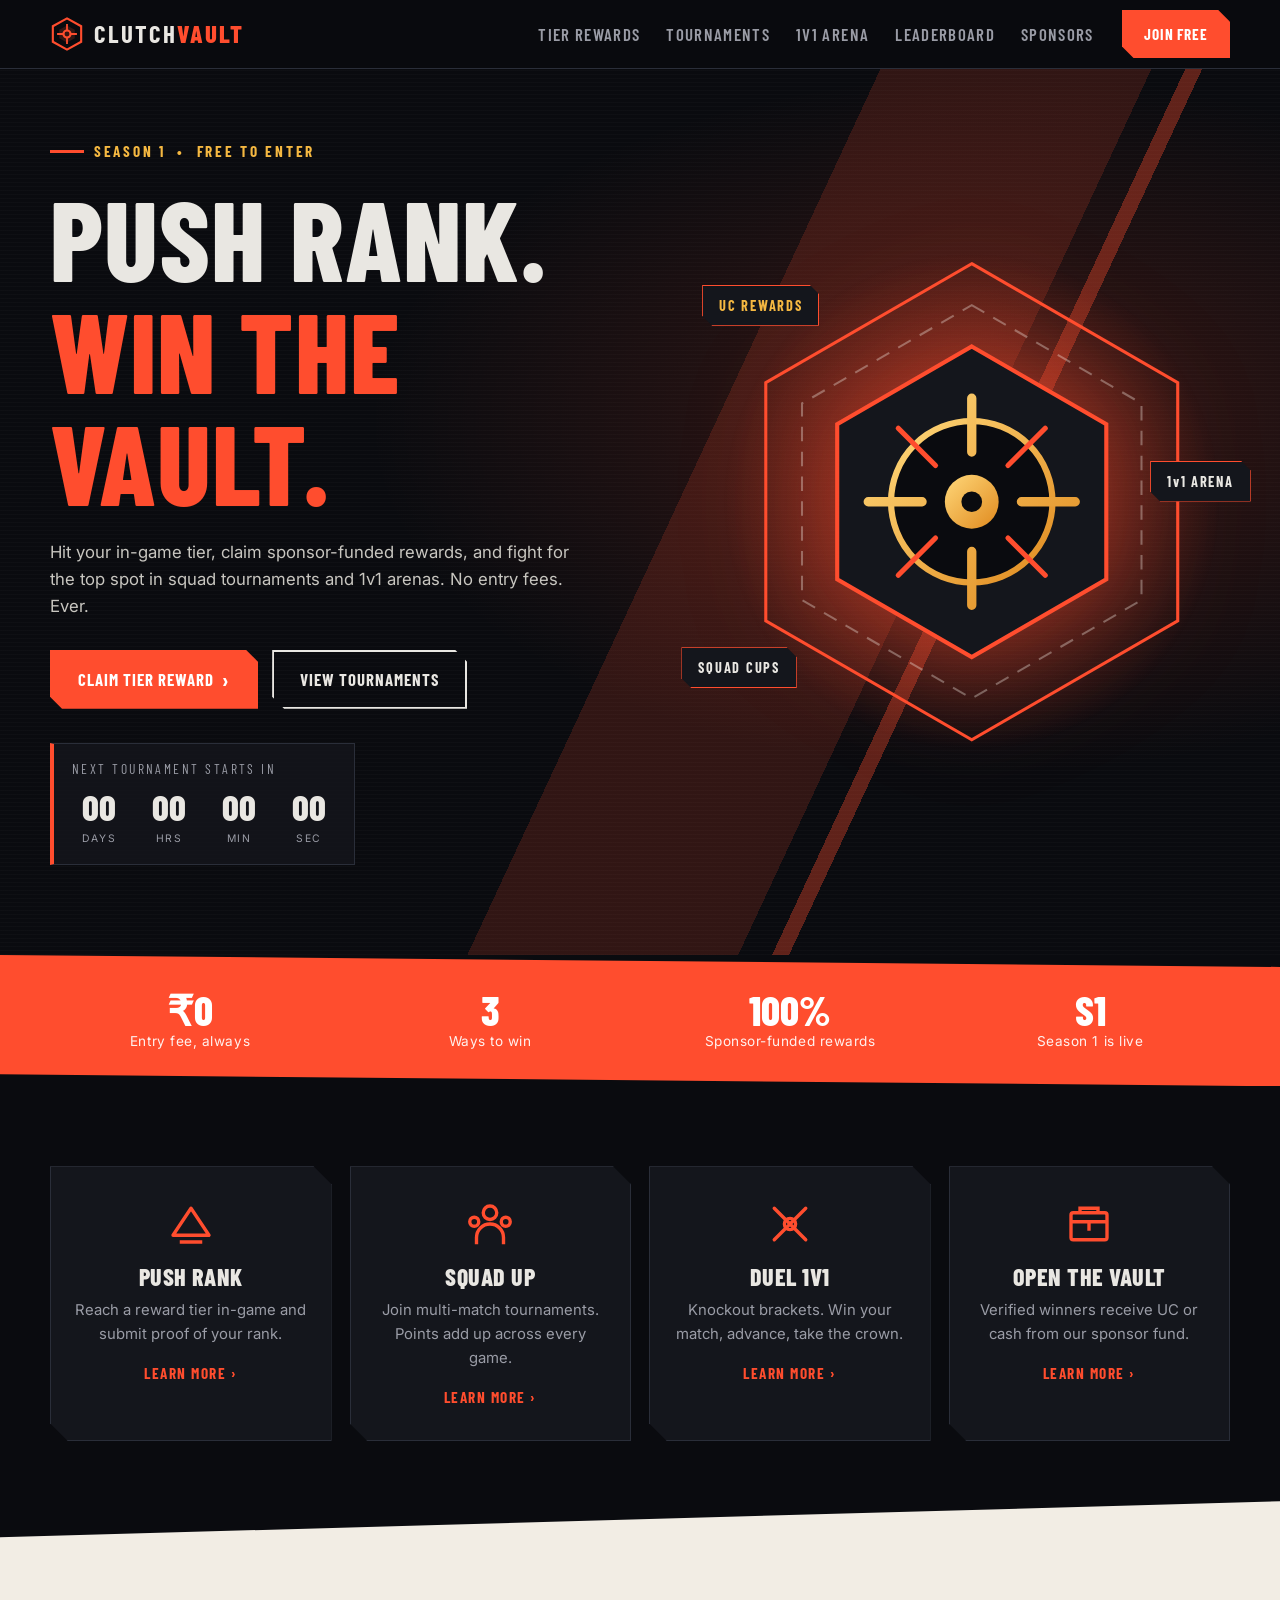
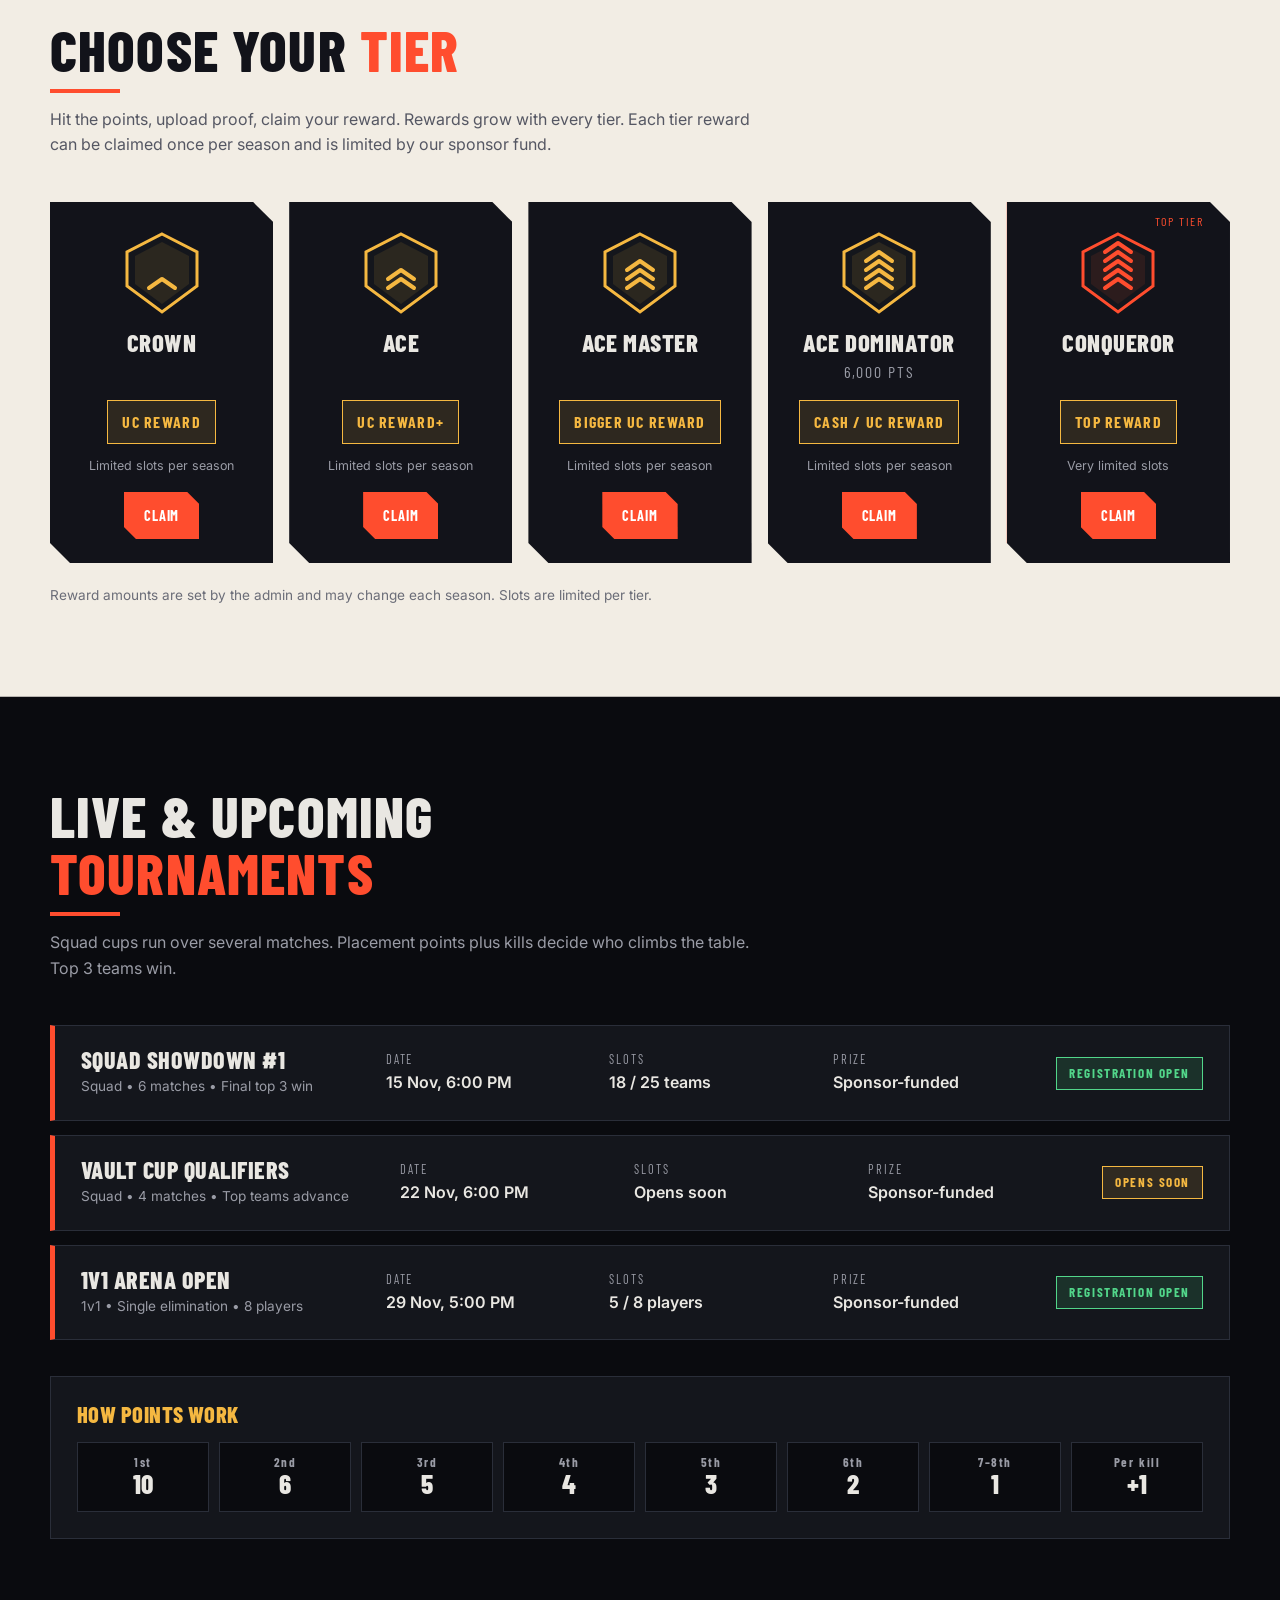
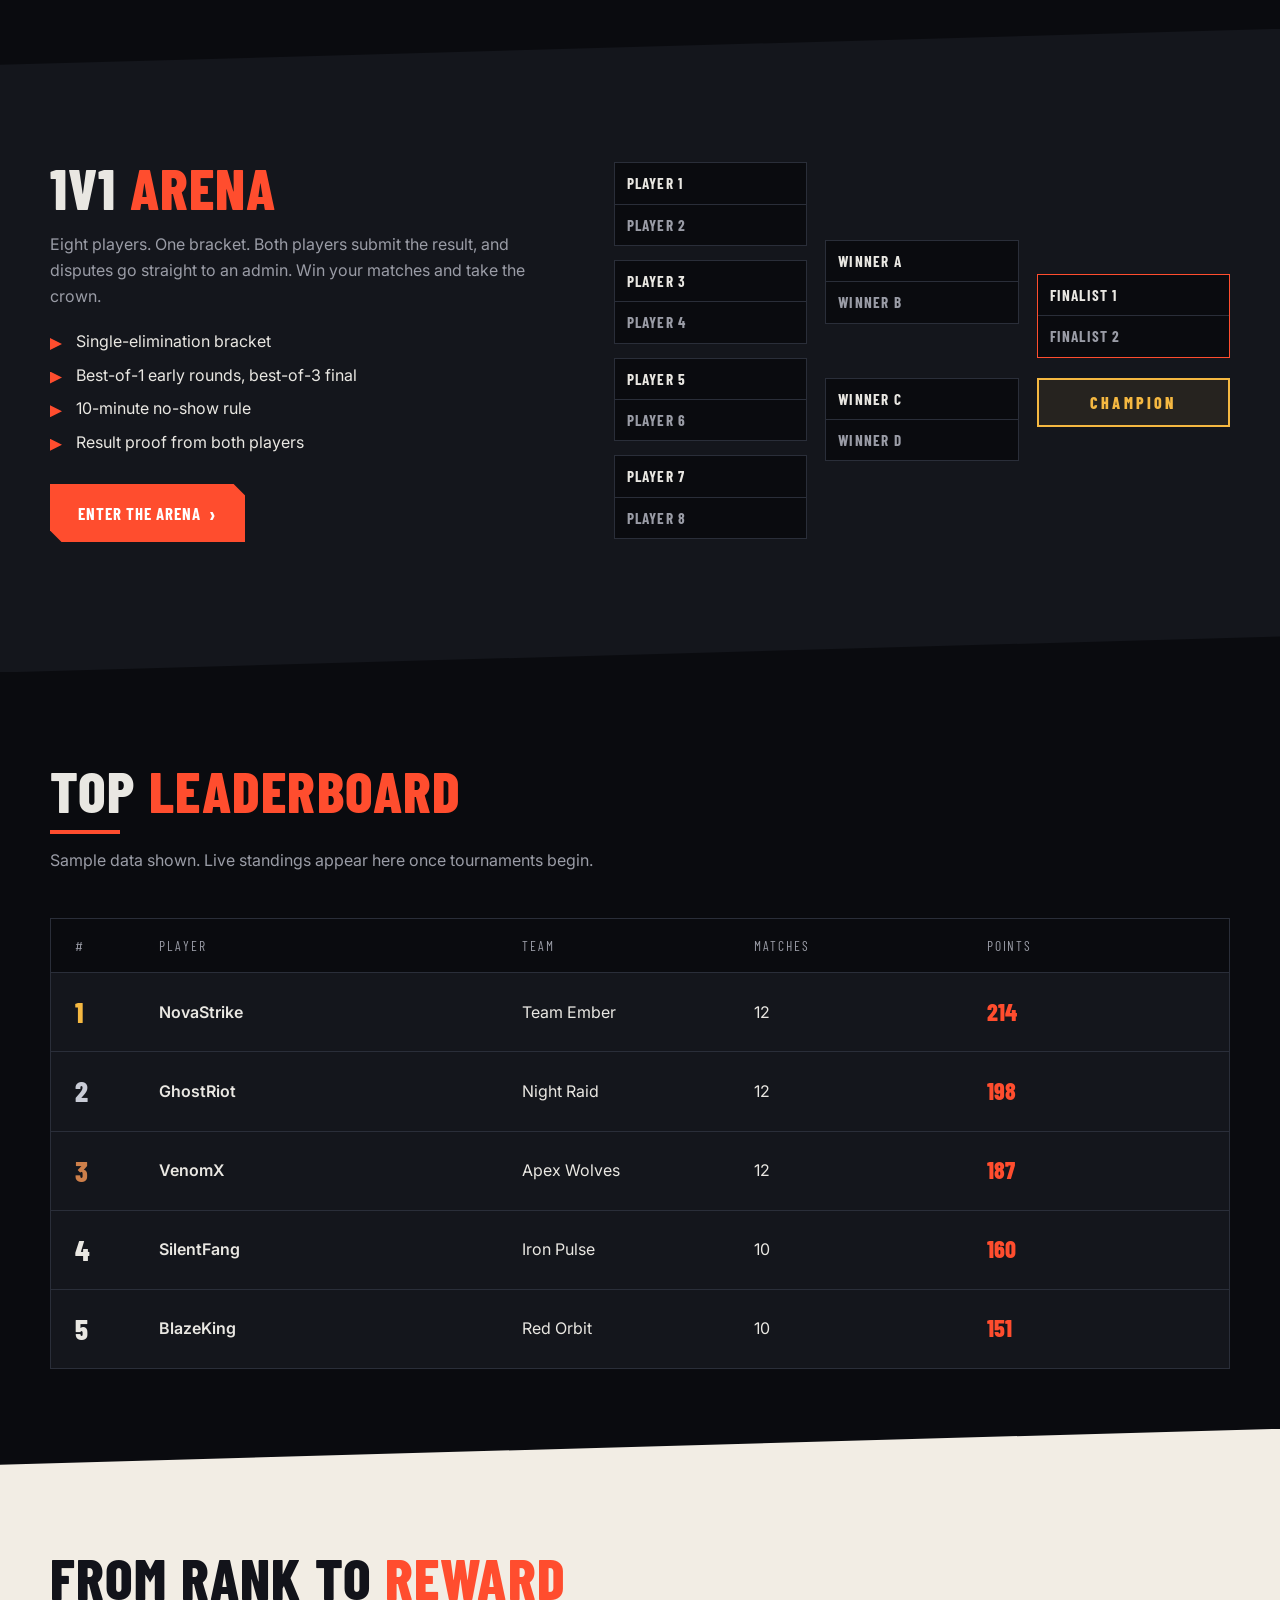
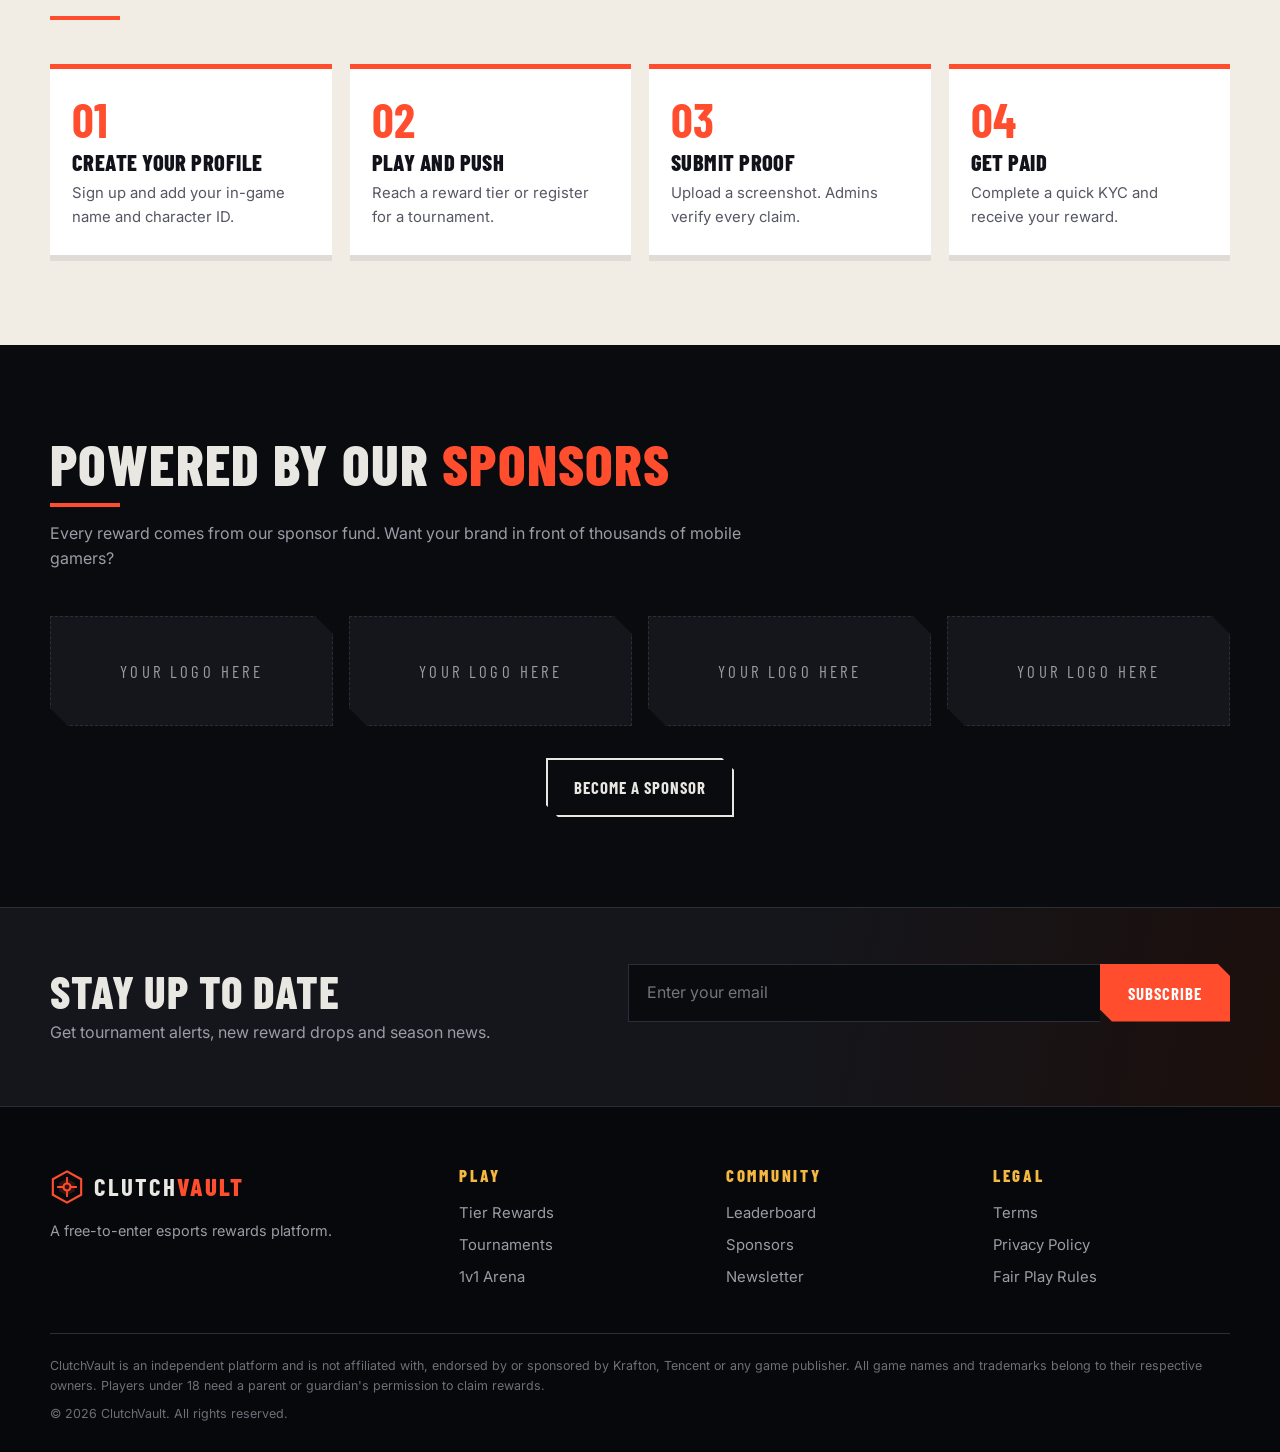
<file: index (4).html>
<!DOCTYPE html>
<html lang="en">
<head>
  <meta charset="UTF-8" />
  <meta name="viewport" content="width=device-width, initial-scale=1" />
  <title>ClutchVault | Push Rank. Win the Vault.</title>
  <meta name="description" content="ClutchVault is a free-to-enter esports platform for mobile battle royale players. Claim tier rewards, play squad tournaments and enter 1v1 arenas." />
  <meta name="theme-color" content="#0A0B0F" />
  <link rel="preconnect" href="https://fonts.googleapis.com" />
  <link rel="preconnect" href="https://fonts.gstatic.com" crossorigin />
  <link href="https://fonts.googleapis.com/css2?family=Barlow+Condensed:wght@600;700;800&family=Inter:wght@400;500;600&display=swap" rel="stylesheet" />
  <link rel="stylesheet" href="style.css" />
</head>
<body>

  <!-- Reusable logo mark -->
  <svg width="0" height="0" style="position:absolute" aria-hidden="true">
    <symbol id="cv-mark" viewBox="0 0 48 48">
      <path d="M24 2 44 13v22L24 46 4 35V13z" fill="none" stroke="currentColor" stroke-width="3"/>
      <path d="M24 12 35 18v12L24 36 13 30V18z" fill="currentColor" opacity=".18"/>
      <circle cx="24" cy="24" r="5" fill="none" stroke="currentColor" stroke-width="3"/>
      <path d="M24 10v9M24 29v9M10 24h9M29 24h9" stroke="currentColor" stroke-width="2.5"/>
    </symbol>
  </svg>

  <!-- NAV -->
  <header class="nav" id="top">
    <div class="wrap nav__inner">
      <a href="#top" class="brand" aria-label="ClutchVault home">
        <svg class="brand__mark"><use href="#cv-mark"/></svg>
        <span class="brand__text">CLUTCH<b>VAULT</b></span>
      </a>
      <nav class="nav__links" id="navLinks" aria-label="Main">
        <a href="#rewards">Tier Rewards</a>
        <a href="#tournaments">Tournaments</a>
        <a href="#arena">1v1 Arena</a>
        <a href="#leaderboard">Leaderboard</a>
        <a href="#sponsors">Sponsors</a>
      </nav>
      <a href="#join" class="btn btn--accent btn--sm nav__cta">Join Free</a>
      <button class="nav__toggle" id="navToggle" aria-label="Open menu" aria-expanded="false">
        <span></span><span></span><span></span>
      </button>
    </div>
  </header>

  <main>
    <!-- HERO -->
    <section class="hero">
      <div class="hero__bg" aria-hidden="true"></div>
      <div class="wrap hero__inner">
        <div class="hero__copy reveal">
          <p class="eyebrow"><i></i> SEASON 1 &nbsp;•&nbsp; FREE TO ENTER</p>
          <h1>PUSH RANK.<br /><span>WIN THE VAULT.</span></h1>
          <p class="hero__sub">Hit your in-game tier, claim sponsor-funded rewards, and fight for the top spot in squad tournaments and 1v1 arenas. No entry fees. Ever.</p>
          <div class="hero__actions">
            <a href="#rewards" class="btn btn--accent">Claim Tier Reward <span class="arrow">›</span></a>
            <a href="#tournaments" class="btn btn--ghost">View Tournaments</a>
          </div>
          <div class="countdown" id="countdown" aria-live="polite">
            <p class="countdown__label">NEXT TOURNAMENT STARTS IN</p>
            <div class="countdown__boxes">
              <div><b id="cd-d">00</b><span>DAYS</span></div>
              <div><b id="cd-h">00</b><span>HRS</span></div>
              <div><b id="cd-m">00</b><span>MIN</span></div>
              <div><b id="cd-s">00</b><span>SEC</span></div>
            </div>
          </div>
        </div>

        <div class="hero__art reveal" aria-hidden="true">
          <svg viewBox="0 0 500 500" class="vault">
            <defs>
              <radialGradient id="glow" cx="50%" cy="50%" r="50%">
                <stop offset="0" stop-color="#FF4D2E" stop-opacity=".55"/>
                <stop offset="1" stop-color="#FF4D2E" stop-opacity="0"/>
              </radialGradient>
              <linearGradient id="gold" x1="0" y1="0" x2="1" y2="1">
                <stop offset="0" stop-color="#FFD87A"/><stop offset="1" stop-color="#E08A1E"/>
              </linearGradient>
            </defs>
            <circle cx="250" cy="250" r="240" fill="url(#glow)"/>
            <g class="ring ring--a"><polygon points="250,20 449,135 449,365 250,480 51,365 51,135" fill="none" stroke="#FF4D2E" stroke-width="3"/></g>
            <g class="ring ring--b"><polygon points="250,60 414,155 414,345 250,440 86,345 86,155" fill="none" stroke="#F2EDE4" stroke-opacity=".35" stroke-width="2" stroke-dasharray="14 10"/></g>
            <polygon points="250,100 380,175 380,325 250,400 120,325 120,175" fill="#14161C" stroke="#FF4D2E" stroke-width="4"/>
            <g class="ring ring--c">
              <circle cx="250" cy="250" r="78" fill="#0A0B0F" stroke="url(#gold)" stroke-width="6"/>
              <path d="M250 150v52M250 298v52M150 250h52M298 250h52" stroke="url(#gold)" stroke-width="9" stroke-linecap="round"/>
              <path d="M179 179l36 36M285 285l36 36M321 179l-36 36M215 285l-36 36" stroke="#FF4D2E" stroke-width="5" stroke-linecap="round"/>
            </g>
            <circle cx="250" cy="250" r="26" fill="url(#gold)"/>
            <circle cx="250" cy="250" r="10" fill="#0A0B0F"/>
          </svg>
          <div class="chip chip--a">UC REWARDS</div>
          <div class="chip chip--b">SQUAD CUPS</div>
          <div class="chip chip--c">1v1 ARENA</div>
        </div>
      </div>
    </section>

    <!-- STATS STRIP -->
    <section class="strip">
      <div class="wrap strip__inner">
        <div><b>₹0</b><span>Entry fee, always</span></div>
        <div><b>3</b><span>Ways to win</span></div>
        <div><b>100%</b><span>Sponsor-funded rewards</span></div>
        <div><b>S1</b><span>Season 1 is live</span></div>
      </div>
    </section>

    <!-- 4 FEATURE CARDS -->
    <section class="section">
      <div class="wrap">
        <div class="cards4">
          <article class="card cut reveal">
            <svg viewBox="0 0 48 48" class="card__icon"><path d="M8 34 24 10l16 24H8zM14 40h20" fill="none" stroke="currentColor" stroke-width="3" stroke-linejoin="round"/></svg>
            <h3>PUSH RANK</h3>
            <p>Reach a reward tier in-game and submit proof of your rank.</p>
            <a href="#rewards">Learn more ›</a>
          </article>
          <article class="card cut reveal">
            <svg viewBox="0 0 48 48" class="card__icon"><circle cx="24" cy="14" r="6" fill="none" stroke="currentColor" stroke-width="3"/><circle cx="10" cy="22" r="4" fill="none" stroke="currentColor" stroke-width="3"/><circle cx="38" cy="22" r="4" fill="none" stroke="currentColor" stroke-width="3"/><path d="M12 42v-6a12 12 0 0 1 24 0v6" fill="none" stroke="currentColor" stroke-width="3"/></svg>
            <h3>SQUAD UP</h3>
            <p>Join multi-match tournaments. Points add up across every game.</p>
            <a href="#tournaments">Learn more ›</a>
          </article>
          <article class="card cut reveal">
            <svg viewBox="0 0 48 48" class="card__icon"><path d="M10 38 38 10M10 10l28 28" stroke="currentColor" stroke-width="3" stroke-linecap="round"/><circle cx="24" cy="24" r="5" fill="none" stroke="currentColor" stroke-width="3"/></svg>
            <h3>DUEL 1v1</h3>
            <p>Knockout brackets. Win your match, advance, take the crown.</p>
            <a href="#arena">Learn more ›</a>
          </article>
          <article class="card cut reveal">
            <svg viewBox="0 0 48 48" class="card__icon"><rect x="8" y="14" width="32" height="24" rx="2" fill="none" stroke="currentColor" stroke-width="3"/><path d="M8 22h32M24 22v8" stroke="currentColor" stroke-width="3"/><path d="M16 14v-4h16v4" fill="none" stroke="currentColor" stroke-width="3"/></svg>
            <h3>OPEN THE VAULT</h3>
            <p>Verified winners receive UC or cash from our sponsor fund.</p>
            <a href="#how">Learn more ›</a>
          </article>
        </div>
      </div>
    </section>

    <!-- TIER REWARDS (light section) -->
    <section class="section section--light slash-top" id="rewards">
      <div class="wrap">
        <div class="section__head reveal">
          <h2>CHOOSE YOUR <span>TIER</span></h2>
          <p>Hit the points, upload proof, claim your reward. Rewards grow with every tier. Each tier reward can be claimed once per season and is limited by our sponsor fund.</p>
        </div>
        <div class="ranks" id="ranks"></div>
        <p class="note note--dark">Reward amounts are set by the admin and may change each season. Slots are limited per tier.</p>
      </div>
    </section>

    <!-- TOURNAMENTS -->
    <section class="section" id="tournaments">
      <div class="wrap">
        <div class="section__head reveal">
          <h2>LIVE &amp; UPCOMING <span>TOURNAMENTS</span></h2>
          <p>Squad cups run over several matches. Placement points plus kills decide who climbs the table. Top 3 teams win.</p>
        </div>
        <div class="tour" id="tourList"></div>

        <div class="points reveal">
          <h3>HOW POINTS WORK</h3>
          <div class="points__grid">
            <div><b>1st</b>10</div><div><b>2nd</b>6</div><div><b>3rd</b>5</div><div><b>4th</b>4</div>
            <div><b>5th</b>3</div><div><b>6th</b>2</div><div><b>7–8th</b>1</div><div><b>Per kill</b>+1</div>
          </div>
        </div>
      </div>
    </section>

    <!-- 1v1 ARENA -->
    <section class="section section--panel slash-both" id="arena">
      <div class="wrap arena">
        <div class="arena__copy reveal">
          <h2>1v1 <span>ARENA</span></h2>
          <p>Eight players. One bracket. Both players submit the result, and disputes go straight to an admin. Win your matches and take the crown.</p>
          <ul class="ticks">
            <li>Single-elimination bracket</li>
            <li>Best-of-1 early rounds, best-of-3 final</li>
            <li>10-minute no-show rule</li>
            <li>Result proof from both players</li>
          </ul>
          <a href="#join" class="btn btn--accent">Enter the Arena <span class="arrow">›</span></a>
        </div>
        <div class="bracket reveal" aria-label="Sample 1v1 bracket">
          <div class="bracket__col">
            <div class="m"><span>PLAYER 1</span><span>PLAYER 2</span></div>
            <div class="m"><span>PLAYER 3</span><span>PLAYER 4</span></div>
            <div class="m"><span>PLAYER 5</span><span>PLAYER 6</span></div>
            <div class="m"><span>PLAYER 7</span><span>PLAYER 8</span></div>
          </div>
          <div class="bracket__col bracket__col--2">
            <div class="m"><span>WINNER A</span><span>WINNER B</span></div>
            <div class="m"><span>WINNER C</span><span>WINNER D</span></div>
          </div>
          <div class="bracket__col bracket__col--3">
            <div class="m m--final"><span>FINALIST 1</span><span>FINALIST 2</span></div>
            <div class="crown">CHAMPION</div>
          </div>
        </div>
      </div>
    </section>

    <!-- LEADERBOARD -->
    <section class="section" id="leaderboard">
      <div class="wrap">
        <div class="section__head reveal">
          <h2>TOP <span>LEADERBOARD</span></h2>
          <p>Sample data shown. Live standings appear here once tournaments begin.</p>
        </div>
        <div class="table reveal" id="board" role="table" aria-label="Leaderboard"></div>
      </div>
    </section>

    <!-- HOW IT WORKS -->
    <section class="section section--light slash-top" id="how">
      <div class="wrap">
        <div class="section__head reveal">
          <h2>FROM RANK TO <span>REWARD</span></h2>
        </div>
        <ol class="steps">
          <li class="reveal"><b>01</b><h4>Create your profile</h4><p>Sign up and add your in-game name and character ID.</p></li>
          <li class="reveal"><b>02</b><h4>Play and push</h4><p>Reach a reward tier or register for a tournament.</p></li>
          <li class="reveal"><b>03</b><h4>Submit proof</h4><p>Upload a screenshot. Admins verify every claim.</p></li>
          <li class="reveal"><b>04</b><h4>Get paid</h4><p>Complete a quick KYC and receive your reward.</p></li>
        </ol>
      </div>
    </section>

    <!-- SPONSORS -->
    <section class="section" id="sponsors">
      <div class="wrap">
        <div class="section__head reveal">
          <h2>POWERED BY OUR <span>SPONSORS</span></h2>
          <p>Every reward comes from our sponsor fund. Want your brand in front of thousands of mobile gamers?</p>
        </div>
        <div class="sponsors reveal">
          <div class="cut">YOUR LOGO HERE</div>
          <div class="cut">YOUR LOGO HERE</div>
          <div class="cut">YOUR LOGO HERE</div>
          <div class="cut">YOUR LOGO HERE</div>
        </div>
        <p class="center"><a href="#join" class="btn btn--ghost">Become a Sponsor</a></p>
      </div>
    </section>

    <!-- JOIN -->
    <section class="join" id="join">
      <div class="wrap join__inner">
        <div class="join__copy">
          <h2>STAY UP TO DATE</h2>
          <p>Get tournament alerts, new reward drops and season news.</p>
        </div>
        <form class="join__form" id="joinForm" novalidate>
          <label class="sr" for="email">Email address</label>
          <input id="email" name="email" type="email" placeholder="Enter your email" required autocomplete="email" />
          <button class="btn btn--accent" type="submit">Subscribe</button>
          <p class="join__msg" id="joinMsg" role="status"></p>
        </form>
      </div>
    </section>
  </main>

  <!-- FOOTER -->
  <footer class="footer">
    <div class="wrap footer__inner">
      <div class="footer__brand">
        <a href="#top" class="brand"><svg class="brand__mark"><use href="#cv-mark"/></svg><span class="brand__text">CLUTCH<b>VAULT</b></span></a>
        <p>A free-to-enter esports rewards platform.</p>
      </div>
      <div><h5>PLAY</h5><a href="#rewards">Tier Rewards</a><a href="#tournaments">Tournaments</a><a href="#arena">1v1 Arena</a></div>
      <div><h5>COMMUNITY</h5><a href="#leaderboard">Leaderboard</a><a href="#sponsors">Sponsors</a><a href="#join">Newsletter</a></div>
      <div><h5>LEGAL</h5><a href="#">Terms</a><a href="#">Privacy Policy</a><a href="#">Fair Play Rules</a></div>
    </div>
    <div class="wrap footer__legal">
      <p>ClutchVault is an independent platform and is not affiliated with, endorsed by or sponsored by Krafton, Tencent or any game publisher. All game names and trademarks belong to their respective owners. Players under 18 need a parent or guardian's permission to claim rewards.</p>
      <p>&copy; <span id="year">2026</span> ClutchVault. All rights reserved.</p>
    </div>
  </footer>

  <script src="script.js"></script>
</body>
</html>
</file>
<file: style.css>
/* ============ ClutchVault ============ */
:root{
  --bg:#0A0B0F; --panel:#14161C; --panel2:#1B1E26; --line:#2A2E39;
  --accent:#FF4D2E; --accent-d:#D93A1F; --gold:#F5B841; --light:#F2EDE4; --ink:#12131A;
  --text:#E9E7E2; --muted:#9A9CA6;
  --head:'Barlow Condensed','Arial Narrow',Impact,sans-serif;
  --body:'Inter',system-ui,-apple-system,'Segoe UI',Roboto,sans-serif;
  --cut:18px;
}
*{box-sizing:border-box;margin:0;padding:0}
html{scroll-behavior:smooth;scroll-padding-top:76px}
body{background:var(--bg);color:var(--text);font-family:var(--body);line-height:1.6;-webkit-font-smoothing:antialiased;overflow-x:hidden}
img,svg{display:block;max-width:100%}
a{color:inherit;text-decoration:none}
ul,ol{list-style:none}
.wrap{width:min(1180px,100% - 40px);margin-inline:auto}
.sr{position:absolute;width:1px;height:1px;overflow:hidden;clip:rect(0 0 0 0)}
.center{text-align:center;margin-top:32px}

h1,h2,h3,h4,h5{font-family:var(--head);text-transform:uppercase;line-height:1;letter-spacing:.02em;font-weight:800}
h2{font-size:clamp(2.2rem,5vw,3.6rem)}
h2 span,h1 span{color:var(--accent)}

/* angular cut corners */
.cut{clip-path:polygon(0 0,calc(100% - var(--cut)) 0,100% var(--cut),100% 100%,var(--cut) 100%,0 calc(100% - var(--cut)))}

/* buttons */
.btn{display:inline-flex;align-items:center;gap:8px;font-family:var(--head);font-weight:700;font-size:1.05rem;letter-spacing:.06em;text-transform:uppercase;padding:14px 26px;border:2px solid transparent;cursor:pointer;transition:.2s;clip-path:polygon(0 0,calc(100% - 12px) 0,100% 12px,100% 100%,12px 100%,0 calc(100% - 12px))}
.btn--accent{background:var(--accent);color:#fff}
.btn--accent:hover{background:var(--accent-d);transform:translateY(-2px)}
.btn--ghost{background:transparent;color:var(--text);border-color:var(--text)}
.btn--ghost:hover{background:var(--text);color:var(--bg)}
.btn--sm{padding:10px 20px;font-size:.95rem}
.btn--wa{background:#25D366;color:#06210f}
.btn--wa:hover{background:#1fb457;transform:translateY(-2px)}
[hidden]{display:none!important}
.arrow{font-size:1.3em;line-height:0}

/* NAV */
.nav{position:sticky;top:0;z-index:50;background:rgba(10,11,15,.92);backdrop-filter:blur(8px);border-bottom:1px solid var(--line)}
.nav__inner{display:flex;align-items:center;gap:28px;height:68px}
.brand{display:flex;align-items:center;gap:10px}
.brand__mark{width:34px;height:34px;color:var(--accent)}
.brand__text{font-family:var(--head);font-weight:700;font-size:1.55rem;letter-spacing:.08em}
.brand__text b{color:var(--accent);font-weight:800}
.nav__links{display:flex;gap:26px;margin-left:auto}
.nav__links a{font-family:var(--head);font-weight:600;font-size:1.05rem;letter-spacing:.08em;text-transform:uppercase;color:var(--muted);transition:.2s}
.nav__links a:hover{color:#fff}
.nav__links .nav__login{display:none}
.nav__toggle{display:none;background:none;border:0;width:40px;height:40px;cursor:pointer;margin-left:auto}
.nav__toggle span{display:block;height:3px;background:var(--text);margin:6px 8px;transition:.25s}
.nav__toggle[aria-expanded="true"] span:nth-child(1){transform:translateY(9px) rotate(45deg)}
.nav__toggle[aria-expanded="true"] span:nth-child(2){opacity:0}
.nav__toggle[aria-expanded="true"] span:nth-child(3){transform:translateY(-9px) rotate(-45deg)}

/* HERO */
.hero{position:relative;overflow:hidden;padding:70px 0 90px}
.hero__bg{position:absolute;inset:0;background:
  linear-gradient(115deg,transparent 52%,rgba(255,77,46,.16) 52%,rgba(255,77,46,.16) 68%,transparent 68%),
  linear-gradient(115deg,transparent 70%,rgba(255,77,46,.35) 70%,rgba(255,77,46,.35) 71%,transparent 71%),
  radial-gradient(900px 500px at 78% 40%,rgba(255,77,46,.18),transparent 70%),
  repeating-linear-gradient(0deg,rgba(255,255,255,.02) 0 1px,transparent 1px 4px);}
.hero__inner{position:relative;display:grid;grid-template-columns:1.1fr .9fr;gap:30px;align-items:center}
.eyebrow{display:flex;align-items:center;gap:10px;font-family:var(--head);font-weight:700;letter-spacing:.18em;color:var(--gold);font-size:.95rem;margin-bottom:18px}
.eyebrow i{width:34px;height:3px;background:var(--accent)}
.hero h1{font-size:clamp(3.4rem,9vw,7rem);margin-bottom:22px;letter-spacing:.01em}
.hero__sub{max-width:520px;color:#C8C6C0;font-size:1.05rem;margin-bottom:30px}
.hero__actions{display:flex;flex-wrap:wrap;gap:14px;margin-bottom:34px}

.countdown{display:inline-block;background:rgba(20,22,28,.8);border:1px solid var(--line);border-left:4px solid var(--accent);padding:14px 18px}
.countdown__label{font-family:var(--head);font-size:.85rem;letter-spacing:.18em;color:var(--muted);margin-bottom:8px}
.countdown__boxes{display:flex;gap:16px}
.countdown__boxes div{text-align:center;min-width:54px}
.countdown__boxes b{display:block;font-family:var(--head);font-size:2.3rem;line-height:1;font-weight:800}
.countdown__boxes span{font-size:.65rem;letter-spacing:.15em;color:var(--muted)}

.hero__art{position:relative;aspect-ratio:1;max-width:520px;margin-inline:auto;width:100%}
.vault{width:100%;height:100%;filter:drop-shadow(0 0 40px rgba(255,77,46,.25))}
.ring{transform-origin:250px 250px}
.ring--a{animation:spin 60s linear infinite}
.ring--b{animation:spin 40s linear infinite reverse}
.ring--c{animation:spin 24s linear infinite}
@keyframes spin{to{transform:rotate(360deg)}}
.chip{position:absolute;font-family:var(--head);font-weight:700;letter-spacing:.12em;font-size:.9rem;background:var(--panel);border:1px solid var(--accent);padding:8px 16px;clip-path:polygon(0 0,calc(100% - 10px) 0,100% 10px,100% 100%,10px 100%,0 calc(100% - 10px));animation:float 5s ease-in-out infinite}
.chip--a{top:8%;left:-2%;color:var(--gold)}
.chip--b{bottom:14%;left:-6%;animation-delay:-1.5s}
.chip--c{top:42%;right:-4%;animation-delay:-3s}
@keyframes float{50%{transform:translateY(-10px)}}

/* STRIP */
.strip{background:var(--accent);color:#fff;clip-path:polygon(0 0,100% 12px,100% 100%,0 calc(100% - 12px))}
.strip__inner{display:grid;grid-template-columns:repeat(4,1fr);gap:20px;padding:34px 0}
.strip__inner div{display:flex;flex-direction:column;align-items:center;text-align:center}
.strip__inner b{font-family:var(--head);font-size:2.6rem;line-height:1;font-weight:800}
.strip__inner span{font-size:.85rem;opacity:.92;letter-spacing:.04em}

/* SECTIONS */
.section{padding:90px 0;position:relative}
.section--light{background:var(--light);color:var(--ink)}
.section--light h2{color:var(--ink)}
.section--panel{background:var(--panel)}
.slash-top{clip-path:polygon(0 36px,100% 0,100% 100%,0 100%);padding-top:120px;margin-top:-30px}
.slash-both{clip-path:polygon(0 36px,100% 0,100% calc(100% - 36px),0 100%);padding:130px 0}
.section__head{max-width:720px;margin-bottom:44px}
.section__head h2{margin-bottom:14px;position:relative;padding-bottom:14px}
.section__head h2::after{content:"";position:absolute;left:0;bottom:0;width:70px;height:4px;background:var(--accent)}
.section__head p{color:var(--muted)}
.section--light .section__head p{color:#555763}
.note{margin-top:22px;font-size:.85rem;color:var(--muted)}
.note--dark{color:#6B6D78}

/* 4 cards */
.cards4{display:grid;grid-template-columns:repeat(4,1fr);gap:18px;margin-top:-10px}
.card{background:var(--panel);border:1px solid var(--line);padding:30px 24px;text-align:center;transition:.25s;position:relative}
.card:hover{background:var(--panel2);transform:translateY(-6px)}
.card__icon{width:54px;height:54px;margin:0 auto 14px;color:var(--accent)}
.card h3{font-size:1.5rem;margin-bottom:10px}
.card p{color:var(--muted);font-size:.93rem;margin-bottom:14px}
.card a{font-family:var(--head);font-weight:700;letter-spacing:.1em;color:var(--accent);font-size:.95rem;text-transform:uppercase}

/* RANKS */
.ranks{display:grid;grid-template-columns:repeat(5,1fr);gap:16px}
.rank{background:var(--ink);color:var(--text);padding:28px 18px 24px;display:flex;flex-direction:column;align-items:center;text-align:center;transition:.25s;position:relative;clip-path:polygon(0 0,calc(100% - 20px) 0,100% 20px,100% 100%,20px 100%,0 calc(100% - 20px))}
.rank:hover{transform:translateY(-8px);background:#1b1d27}
.rank__badge{width:86px;height:86px;margin-bottom:14px}
.rank h4{font-size:1.55rem;margin-bottom:4px}
.rank__pts{font-family:var(--head);font-size:1rem;letter-spacing:.12em;color:var(--muted);min-height:1.2em}
.rank__reward{margin:16px 0 12px;padding:8px 14px;background:rgba(245,184,65,.12);border:1px solid var(--gold);color:var(--gold);font-family:var(--head);font-weight:700;letter-spacing:.08em;font-size:1rem;text-transform:uppercase}
.rank__slots{font-size:.78rem;color:var(--muted)}
.rank .btn{margin-top:16px;padding:10px 18px;font-size:.9rem}
.rank--top{outline:2px solid var(--accent)}
.rank--top::before{content:"TOP TIER";position:absolute;top:10px;right:26px;font-family:var(--head);font-size:.75rem;letter-spacing:.15em;color:var(--accent)}

/* TOURNAMENTS */
.tour{display:grid;gap:14px}
.t{display:grid;grid-template-columns:1.4fr 1fr 1fr 1fr auto;gap:20px;align-items:center;background:var(--panel);border:1px solid var(--line);border-left:5px solid var(--accent);padding:22px 26px;transition:.2s}
.t:hover{background:var(--panel2)}
.t h4{font-size:1.5rem;margin-bottom:4px}
.t small{display:block;color:var(--muted);font-size:.85rem}
.t__k{font-family:var(--head);font-size:.78rem;letter-spacing:.15em;color:var(--muted);display:block}
.t__v{font-weight:600}
.tag{display:inline-block;font-family:var(--head);font-weight:700;font-size:.82rem;letter-spacing:.12em;padding:5px 12px;text-transform:uppercase}
.tag--open{background:rgba(70,200,120,.15);color:#52d68a;border:1px solid #52d68a}
.tag--soon{background:rgba(245,184,65,.12);color:var(--gold);border:1px solid var(--gold)}
.tag--live{background:rgba(255,77,46,.15);color:var(--accent);border:1px solid var(--accent)}
.tag--closed{background:rgba(154,156,166,.12);color:var(--muted);border:1px solid var(--muted)}
.points{margin-top:36px;background:var(--panel);border:1px solid var(--line);padding:26px}
.points h3{font-size:1.4rem;margin-bottom:16px;color:var(--gold)}
.points__grid{display:grid;grid-template-columns:repeat(8,1fr);gap:10px}
.points__grid div{background:var(--bg);border:1px solid var(--line);padding:12px 6px;text-align:center;font-family:var(--head);font-size:1.7rem;font-weight:800;line-height:1.1}
.points__grid b{display:block;font-size:.8rem;letter-spacing:.12em;color:var(--muted);font-weight:700}

/* ARENA */
.arena{display:grid;grid-template-columns:1fr 1.2fr;gap:50px;align-items:center}
.arena__copy h2{margin-bottom:16px}
.arena__copy p{color:var(--muted);margin-bottom:20px}
.ticks{margin-bottom:28px;display:grid;gap:8px}
.ticks li{padding-left:26px;position:relative}
.ticks li::before{content:"";position:absolute;left:0;top:.55em;width:12px;height:12px;background:var(--accent);clip-path:polygon(0 0,100% 50%,0 100%)}
.bracket{display:grid;grid-template-columns:repeat(3,1fr);gap:18px;align-items:center}
.bracket__col{display:grid;gap:14px}
.bracket__col--2{gap:54px}
.bracket__col--3{gap:20px}
.m{background:var(--bg);border:1px solid var(--line);display:grid;font-family:var(--head);font-weight:700;letter-spacing:.08em;font-size:.95rem}
.m span{padding:8px 12px}
.m span+span{border-top:1px solid var(--line);color:var(--muted)}
.m--final{border-color:var(--accent)}
.crown{text-align:center;font-family:var(--head);font-weight:800;letter-spacing:.2em;color:var(--gold);border:2px solid var(--gold);padding:10px;background:rgba(245,184,65,.08)}

/* LEADERBOARD */
.table{border:1px solid var(--line);background:var(--panel)}
.row{display:grid;grid-template-columns:70px 1.6fr 1fr 1fr 1fr;gap:14px;align-items:center;padding:16px 24px;border-bottom:1px solid var(--line)}
.row:last-child{border-bottom:0}
.row--head{background:var(--bg);font-family:var(--head);letter-spacing:.14em;font-size:.85rem;color:var(--muted);text-transform:uppercase}
.row .pos{font-family:var(--head);font-size:1.8rem;font-weight:800}
.row:nth-child(2) .pos{color:var(--gold)}
.row:nth-child(3) .pos{color:#C9CCD6}
.row:nth-child(4) .pos{color:#CD7F4A}
.row .name{font-weight:600}
.row .pts{font-family:var(--head);font-size:1.5rem;font-weight:800;color:var(--accent)}

/* STEPS */
.steps{display:grid;grid-template-columns:repeat(4,1fr);gap:18px}
.steps li{background:#fff;border-top:5px solid var(--accent);padding:26px 22px;box-shadow:0 6px 0 rgba(18,19,26,.08)}
.steps b{font-family:var(--head);font-size:3rem;color:var(--accent);line-height:1;display:block;margin-bottom:8px}
.steps h4{font-size:1.4rem;margin-bottom:8px;color:var(--ink)}
.steps p{color:#555763;font-size:.93rem}

/* SPONSORS */
.sponsors{display:grid;grid-template-columns:repeat(4,1fr);gap:16px}
.sponsors div{background:var(--panel);border:1px dashed var(--line);height:110px;display:grid;place-items:center;font-family:var(--head);letter-spacing:.2em;color:var(--muted);font-size:1.05rem}

/* JOIN */
.join{background:linear-gradient(100deg,var(--panel) 0,var(--panel) 60%,#1c0f0c 100%);border-block:1px solid var(--line);padding:56px 0}
.join__inner{display:grid;grid-template-columns:1fr 1.1fr;gap:30px;align-items:center}
.join h2{font-size:clamp(2rem,4vw,2.8rem);margin-bottom:6px}
.join p{color:var(--muted)}
.join__form{display:flex;flex-wrap:wrap;gap:0}
.join__form input{flex:1;min-width:200px;background:var(--bg);border:1px solid var(--line);border-right:0;color:var(--text);padding:15px 18px;font:inherit}
.join__form input:focus{outline:2px solid var(--accent)}
.join__msg{width:100%;margin-top:10px;font-size:.9rem;min-height:1.3em}
.join__msg.ok{color:#52d68a}.join__msg.err{color:var(--accent)}

/* FOOTER */
.footer{background:#07080b;padding:60px 0 28px}
.footer__inner{display:grid;grid-template-columns:1.6fr 1fr 1fr 1fr;gap:30px}
.footer__brand p{color:var(--muted);margin-top:12px;font-size:.9rem}
.footer h5{font-size:1.05rem;letter-spacing:.16em;color:var(--gold);margin-bottom:14px}
.footer__inner a:not(.brand){display:block;color:var(--muted);padding:4px 0;font-size:.93rem;transition:.2s}
.footer__inner a:not(.brand):hover{color:#fff}
.footer__legal{margin-top:40px;padding-top:22px;border-top:1px solid var(--line);color:#6d6f79;font-size:.78rem;display:grid;gap:8px}

/* reveal */
.reveal{opacity:0;transform:translateY(24px);transition:opacity .7s,transform .7s}
.reveal.in{opacity:1;transform:none}
@media (prefers-reduced-motion:reduce){
  *{animation:none!important;transition:none!important}
  .reveal{opacity:1;transform:none}
  html{scroll-behavior:auto}
}

/* RESPONSIVE */
@media (max-width:1020px){
  .hero__inner{grid-template-columns:1fr}
  .hero__art{max-width:380px;order:-1}
  .ranks{grid-template-columns:repeat(3,1fr)}
  .cards4{grid-template-columns:repeat(2,1fr)}
  .t{grid-template-columns:1fr 1fr;gap:14px}
  .arena{grid-template-columns:1fr}
  .steps{grid-template-columns:repeat(2,1fr)}
  .footer__inner{grid-template-columns:1fr 1fr}
}
@media (max-width:760px){
  .nav__toggle{display:block}
  .nav__cta{display:none}
  .nav__links{position:absolute;top:68px;left:0;right:0;flex-direction:column;gap:0;background:var(--bg);border-bottom:1px solid var(--line);margin:0;display:none}
  .nav__links.open{display:flex}
  .nav__links a{padding:16px 20px;border-top:1px solid var(--line)}
  .nav__links .nav__login{display:block;color:var(--accent)}
  .hero{padding:40px 0 70px}
  .strip__inner{grid-template-columns:repeat(2,1fr)}
  .ranks{grid-template-columns:repeat(2,1fr)}
  .points__grid{grid-template-columns:repeat(4,1fr)}
  .row{grid-template-columns:44px 1fr 1fr;padding:14px 16px}
  .row .hide-m{display:none}
  .sponsors{grid-template-columns:repeat(2,1fr)}
  .join__inner{grid-template-columns:1fr}
  .bracket{grid-template-columns:1fr 1fr 1fr;gap:8px}
  .m{font-size:.72rem}.m span{padding:6px 6px}
  .chip{display:none}
}
@media (max-width:520px){
  .cards4,.steps{grid-template-columns:1fr}
  .ranks{grid-template-columns:1fr}
  .t{grid-template-columns:1fr}
  .footer__inner{grid-template-columns:1fr}
  .countdown__boxes{gap:10px}
}
</file>
<file: app.css>
/* Shared styles for account.html and admin.html (uses variables from style.css) */
.appbar{background:rgba(10,11,15,.95);border-bottom:1px solid var(--line)}
.appbar__inner{display:flex;align-items:center;justify-content:space-between;height:68px}
.appbar a.back{font-family:var(--head);font-weight:600;letter-spacing:.08em;text-transform:uppercase;color:var(--muted)}
.appbar a.back:hover{color:#fff}
.page{padding:56px 0 90px;min-height:calc(100vh - 68px)}
.page h1{font-size:clamp(2.2rem,5vw,3.4rem);margin-bottom:8px}
.page h1 span{color:var(--accent)}
.page .lead{color:var(--muted);margin-bottom:28px;max-width:640px}
.panel{background:var(--panel);border:1px solid var(--line);border-left:4px solid var(--accent);padding:28px;max-width:520px}
.panel--wide{max-width:none}
.panel h2{font-size:1.6rem;margin-bottom:16px}
.tabs{display:flex;gap:0;margin-bottom:20px;border-bottom:1px solid var(--line)}
.tabs button{flex:1;background:none;border:0;color:var(--muted);font-family:var(--head);font-weight:700;font-size:1.1rem;letter-spacing:.1em;text-transform:uppercase;padding:12px;cursor:pointer;border-bottom:3px solid transparent}
.tabs button[aria-selected="true"]{color:#fff;border-bottom-color:var(--accent)}
.field{display:grid;gap:6px;margin-bottom:16px}
.field label{font-family:var(--head);letter-spacing:.12em;font-size:.85rem;color:var(--muted);text-transform:uppercase}
.field input,.field select,.field textarea,.inline-select{background:var(--bg);border:1px solid var(--line);color:var(--text);padding:12px 14px;font:inherit;width:100%}
.field input:focus,.field select:focus,.field textarea:focus{outline:2px solid var(--accent)}
.field small{color:var(--muted);font-size:.8rem}
.msg{min-height:1.4em;margin:6px 0 14px;font-size:.92rem}
.msg.ok{color:#52d68a}.msg.err{color:var(--accent)}
.linkbtn{background:none;border:0;color:var(--muted);text-decoration:underline;cursor:pointer;font:inherit;font-size:.9rem}
.linkbtn:hover{color:#fff}
.row-actions{display:flex;flex-wrap:wrap;gap:12px;align-items:center;margin-top:8px}
.badge{display:inline-block;font-family:var(--head);font-weight:700;letter-spacing:.12em;font-size:.8rem;padding:4px 10px;border:1px solid var(--gold);color:var(--gold);text-transform:uppercase}
.badge--admin{border-color:var(--accent);color:var(--accent)}
.who{color:var(--muted);margin-bottom:18px;word-break:break-all}
.hidden{display:none!important}

.stats{display:grid;grid-template-columns:repeat(4,1fr);gap:14px;margin:6px 0 26px}
.stat{background:var(--bg);border:1px solid var(--line);padding:16px}
.stat b{display:block;font-family:var(--head);font-size:1.9rem;line-height:1.1}
.stat span{font-family:var(--head);letter-spacing:.12em;font-size:.8rem;color:var(--muted);text-transform:uppercase}
.grid2{display:grid;grid-template-columns:1fr 1fr;gap:16px}
.tablewrap{overflow-x:auto;border:1px solid var(--line);margin-top:10px}
table.data{width:100%;border-collapse:collapse;min-width:640px}
table.data th{background:var(--bg);font-family:var(--head);letter-spacing:.12em;font-size:.82rem;color:var(--muted);text-transform:uppercase;text-align:left;padding:12px 14px}
table.data td{padding:12px 14px;border-top:1px solid var(--line);vertical-align:top;word-break:break-word}
.inline-select{padding:6px 8px;width:auto}
.del{background:none;border:1px solid var(--line);color:var(--muted);padding:5px 10px;cursor:pointer;font:inherit;font-size:.85rem}
.del:hover{border-color:var(--accent);color:var(--accent)}
.section-gap{margin-top:34px}
@media (max-width:760px){
  .stats{grid-template-columns:repeat(2,1fr)}
  .grid2{grid-template-columns:1fr}
}

/* claims */
.field input[type="file"]{padding:10px}
.field input[type="file"]::file-selector-button{background:var(--accent);color:#fff;border:0;padding:8px 14px;margin-right:12px;font-family:var(--head);font-weight:700;letter-spacing:.08em;text-transform:uppercase;cursor:pointer}
td .del + .del{margin-left:6px}

/* verification code box */
.stepbox{border:1px dashed var(--line);padding:16px;margin-bottom:22px;background:var(--bg)}
.stepbox__title{font-family:var(--head);font-weight:700;letter-spacing:.14em;color:var(--gold);font-size:.9rem;margin-bottom:8px}
.stepbox__text{color:var(--muted);font-size:.9rem;margin-bottom:12px}
.codebox{display:flex;flex-wrap:wrap;align-items:baseline;gap:14px;margin-top:14px}
.codebox__code{font-family:var(--head);font-weight:800;font-size:2.4rem;letter-spacing:.12em;color:var(--accent);user-select:all}
.codebox__time{color:var(--muted);font-size:.9rem}
form > .stepbox__title{margin-bottom:14px}

/* admin console */
.adminbar{border-bottom:3px solid var(--gold)}
.tag-admin{font-family:var(--head);font-weight:800;letter-spacing:.2em;color:var(--gold);border:1px solid var(--gold);padding:4px 10px;font-size:.85rem}
.admin-tabs{display:flex;flex-wrap:wrap;gap:6px;margin:6px 0 26px;border-bottom:1px solid var(--line)}
.admin-tabs button{background:none;border:0;color:var(--muted);font-family:var(--head);font-weight:700;font-size:1.1rem;letter-spacing:.1em;text-transform:uppercase;padding:12px 18px;cursor:pointer;border-bottom:3px solid transparent}
.admin-tabs button[aria-selected="true"]{color:#fff;border-bottom-color:var(--gold)}
.appbar__right{display:flex;align-items:center;gap:18px}
.checklist{margin-top:22px;border:1px dashed var(--line);padding:16px;background:var(--bg)}
.checklist ul{margin:8px 0 12px 18px;list-style:disc;color:var(--muted);font-size:.92rem;display:grid;gap:4px}
</file>
